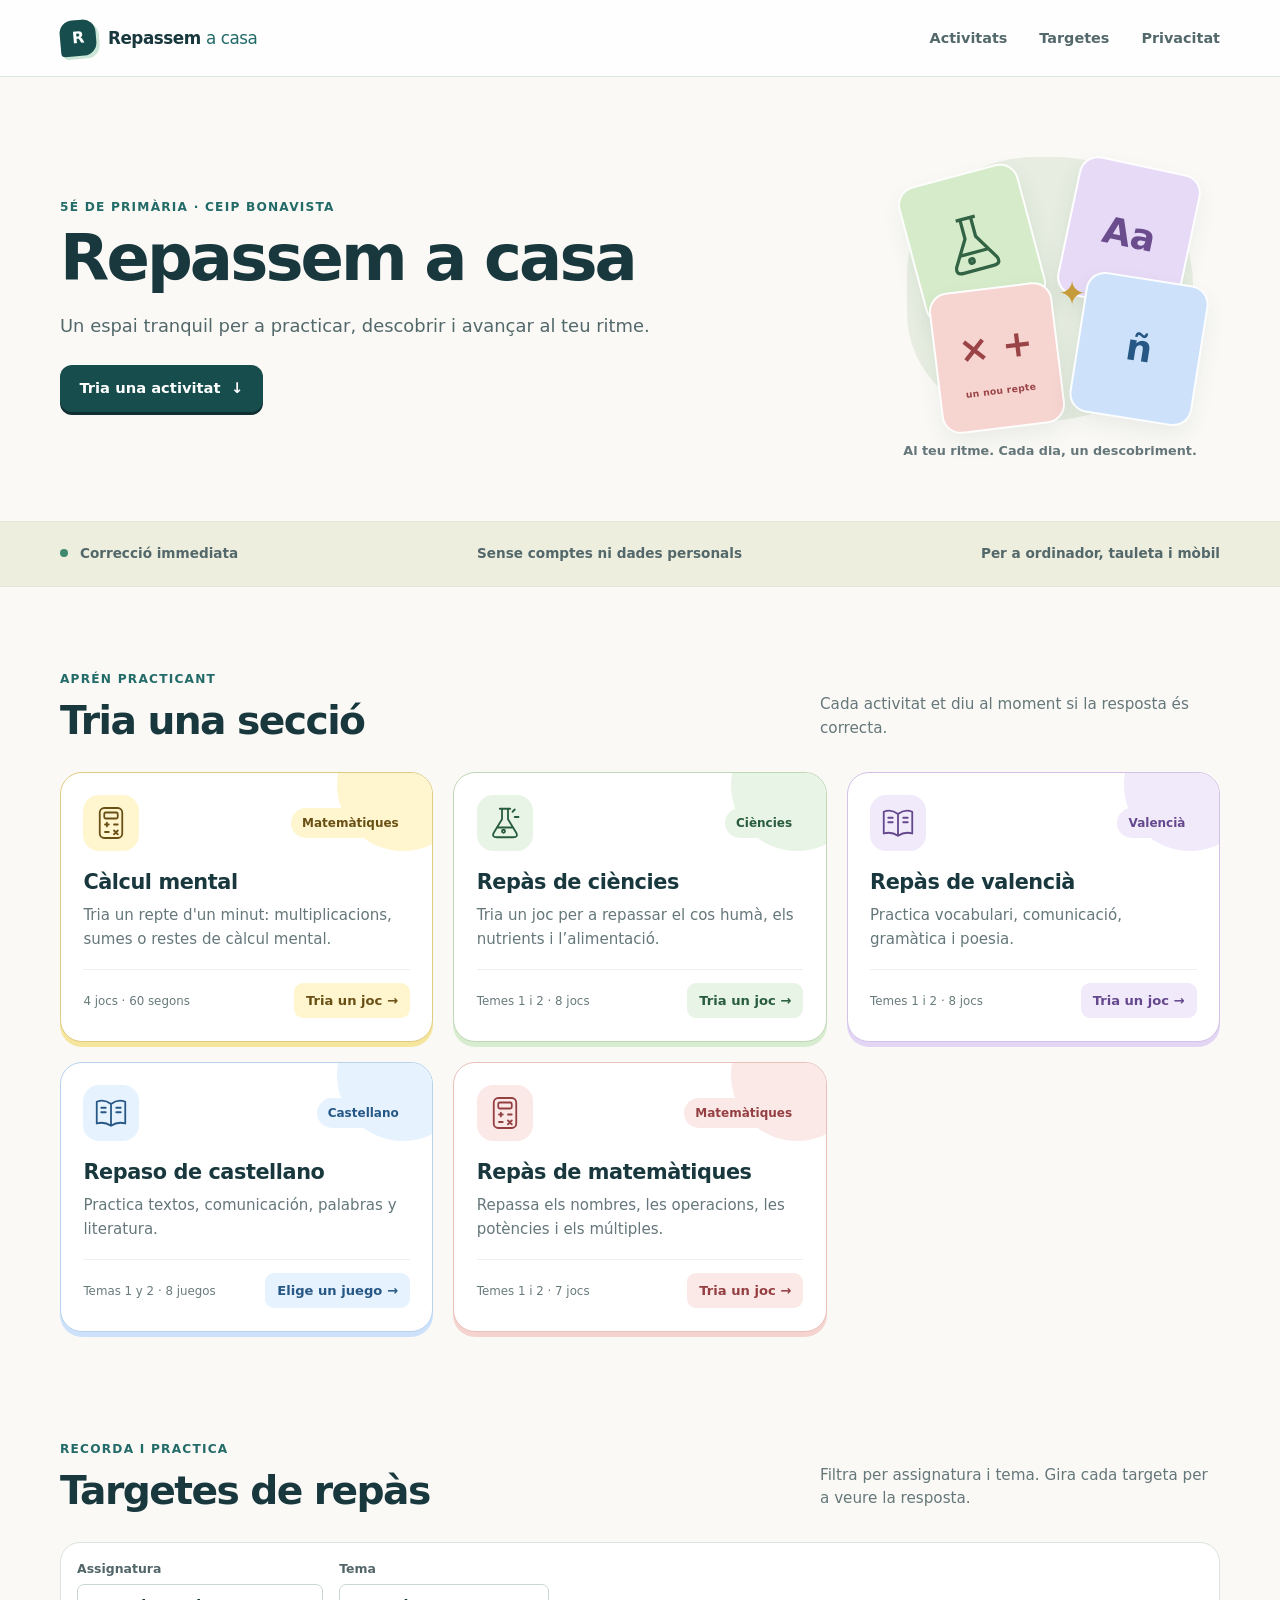
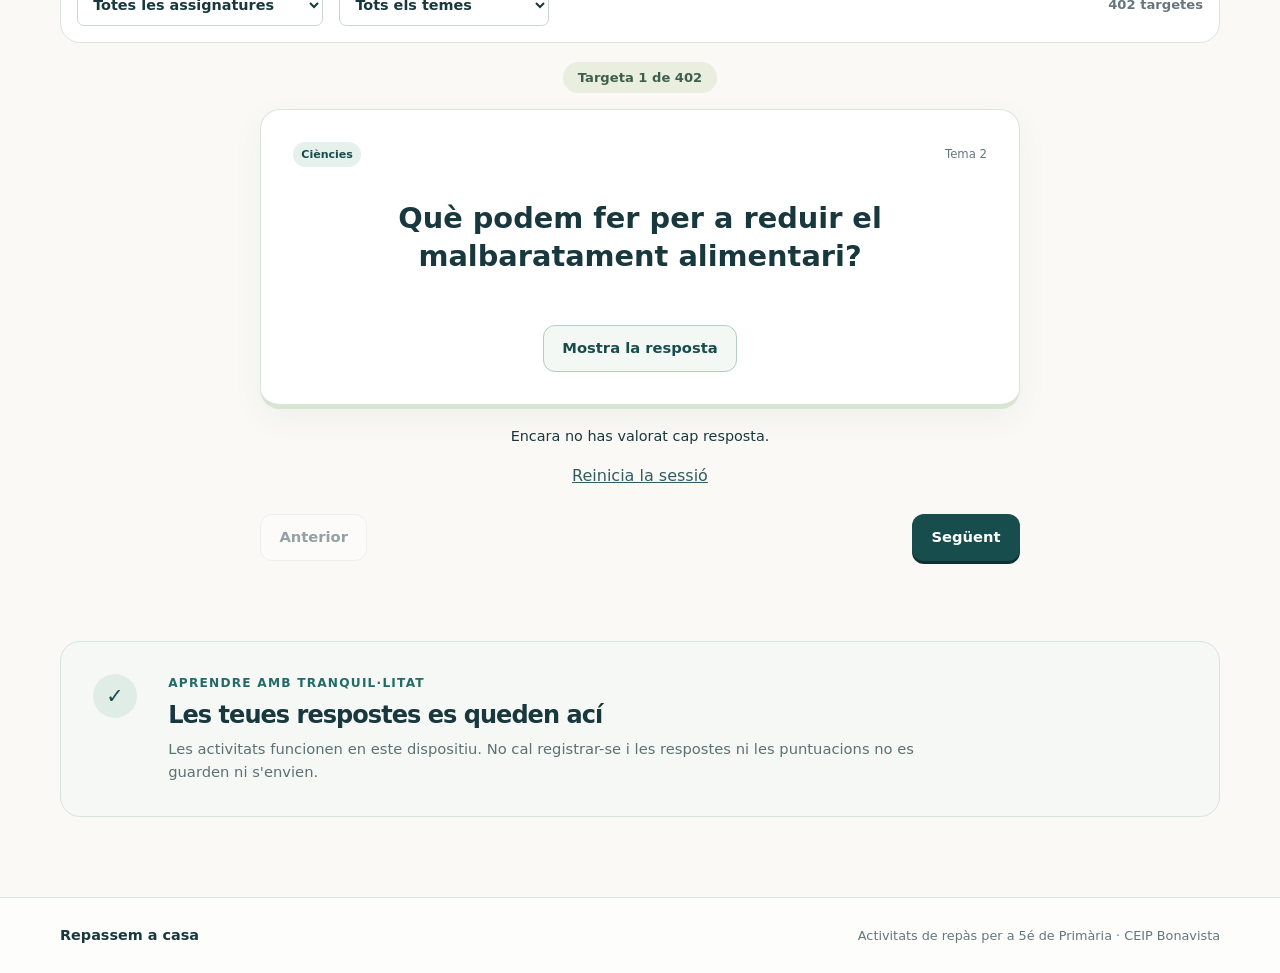
<file: index.html>
<!doctype html>
<html lang="ca">
  <head>
    <meta charset="utf-8">
    <meta name="viewport" content="width=device-width, initial-scale=1">
    <meta name="theme-color" content="#173c43">
    <meta name="description" content="Activitats de repàs per a 5é de Primària del CEIP Bonavista.">
    <title>Repassem a casa · 5é de Primària</title>
    <link rel="stylesheet" href="./styles.css">
    <script type="module" src="./app.js"></script>
  </head>
  <body>
    <a class="skip-link" href="#contingut">Ves al contingut</a>
    <header class="site-header">
      <div class="header-inner">
        <a class="brand" href="#inici" aria-label="Repassem a casa, inici">
          <span class="brand-mark" aria-hidden="true">R</span>
          <span class="brand-name">Repassem <span>a casa</span></span>
        </a>
        <nav class="main-nav" aria-label="Navegació principal">
          <a href="#activitats">Activitats</a>
          <a href="#targetes">Targetes</a>
          <a href="#privacitat">Privacitat</a>
        </nav>
      </div>
    </header>

    <main id="contingut">
      <section class="hero" id="inici" aria-labelledby="hero-title">
        <div class="hero-copy">
          <p class="eyebrow">5é de Primària <span aria-hidden="true">·</span> CEIP Bonavista</p>
          <h1 id="hero-title">Repassem a casa</h1>
          <p class="hero-lede">Un espai tranquil per a practicar, descobrir i avançar al teu ritme.</p>
          <a class="button button-primary" href="#activitats">Tria una activitat <span aria-hidden="true">↓</span></a>
        </div>
        <div class="hero-note" aria-label="Aprenentatge al teu ritme">
          <div class="learning-art" aria-hidden="true">
            <span class="art-spark">✦</span>
            <span class="art-card art-science"><svg viewBox="0 0 64 64" fill="none" stroke="currentColor" stroke-width="3" stroke-linejoin="round"><path d="M23 8h18M27 8v18L13 49q-3 7 5 7h28q8 0 5-7L37 26V8M19 40h26"/><circle cx="28" cy="47" r="2"/></svg></span>
            <span class="art-card art-language">Aa</span>
            <span class="art-card art-math">× +<span>un nou repte</span></span>
            <span class="art-card art-castella">ñ</span>
          </div>
          <span class="hero-note-caption">Al teu ritme. Cada dia, un descobriment.</span>
        </div>
      </section>

      <section class="intro-strip" aria-label="Característiques de les activitats">
        <p><span class="status-dot" aria-hidden="true"></span> Correcció immediata</p>
        <p>Sense comptes ni dades personals</p>
        <p>Per a ordinador, tauleta i mòbil</p>
      </section>

      <section class="section-block" id="activitats" aria-labelledby="activities-title">
        <div class="section-heading">
          <div>
            <p class="eyebrow">Aprén practicant</p>
            <h2 id="activities-title">Tria una secció</h2>
          </div>
          <p class="section-description">Cada activitat et diu al moment si la resposta és correcta.</p>
        </div>
        <div class="activity-grid" id="activity-grid" aria-live="polite"></div>
      </section>

      <section class="section-block flashcard-section" id="targetes" aria-labelledby="flashcards-title">
        <div class="section-heading">
          <div>
            <p class="eyebrow">Recorda i practica</p>
            <h2 id="flashcards-title">Targetes de repàs</h2>
          </div>
          <p class="section-description">Filtra per assignatura i tema. Gira cada targeta per a veure la resposta.</p>
        </div>
        <div class="filters" aria-label="Filtres de les targetes">
          <label>
            <span>Assignatura</span>
            <select id="subject-filter" aria-label="Filtra per assignatura">
              <option value="all">Totes les assignatures</option>
            </select>
          </label>
          <label>
            <span>Tema</span>
            <select id="topic-filter" aria-label="Filtra per tema">
              <option value="all">Tots els temes</option>
            </select>
          </label>
          <p class="filter-count" id="filter-count" aria-live="polite"></p>
        </div>
        <div class="flashcard-player" id="flashcard-player">
          <p class="flashcard-counter" id="flashcard-counter" aria-live="polite"></p>
          <article class="study-card" aria-labelledby="flashcard-prompt">
            <div class="flashcard-meta">
              <span class="subject-pill" id="flashcard-subject"></span>
              <span class="topic-label" id="flashcard-topic"></span>
            </div>
            <p class="flashcard-prompt" id="flashcard-prompt"></p>
            <p class="flashcard-answer" id="flashcard-answer" hidden></p>
            <button class="button button-secondary" id="flip-card" type="button" aria-expanded="false" aria-controls="flashcard-answer">Mostra la resposta</button>
          </article>
          <div id="flashcard-rating" class="flashcard-rating" hidden>
            <p id="flashcard-rating-prompt">Com t’ha anat? Valora la teua resposta.</p>
            <div class="flashcard-rating-buttons" role="group" aria-labelledby="flashcard-rating-prompt">
              <button id="flashcard-good" class="rating-button rating-good" type="button" aria-pressed="false"><span aria-hidden="true">👍</span> <span id="flashcard-good-label">Bé</span></button>
              <button id="flashcard-bad" class="rating-button rating-bad" type="button" aria-pressed="false"><span aria-hidden="true">👎</span> <span id="flashcard-bad-label">Malament</span></button>
            </div>
          </div>
          <div class="flashcard-results" aria-live="polite" aria-atomic="true">
            <p id="flashcard-results-summary">Encara no has valorat cap resposta.</p>
            <button id="flashcard-reset-results" type="button" class="results-reset">Reinicia la sessió</button>
          </div>
          <div class="flashcard-controls" aria-label="Navegació per les targetes">
            <button class="button button-quiet" id="previous-card" type="button">Anterior</button>
            <button class="button button-primary" id="next-card" type="button">Següent</button>
          </div>
        </div>
        <p class="empty-state" id="empty-state" hidden>No hi ha targetes per a esta combinació. Tria altres filtres.</p>
      </section>

      <section class="privacy-band" id="privacitat" aria-labelledby="privacy-title">
        <div class="privacy-symbol" aria-hidden="true">✓</div>
        <div>
          <p class="eyebrow">Aprendre amb tranquil·litat</p>
          <h2 id="privacy-title">Les teues respostes es queden ací</h2>
          <p>Les activitats funcionen en este dispositiu. No cal registrar-se i les respostes ni les puntuacions no es guarden ni s'envien.</p>
        </div>
      </section>
    </main>

    <footer class="site-footer">
      <a class="footer-brand" href="#inici">Repassem a casa</a>
      <p>Activitats de repàs per a 5é de Primària · CEIP Bonavista</p>
    </footer>

    <dialog class="activity-dialog" id="activity-dialog" aria-labelledby="dialog-title">
      <div class="dialog-topbar">
        <div>
          <p class="eyebrow" id="dialog-subject"></p>
          <h2 id="dialog-title"></h2>
        </div>
        <button class="icon-button" id="close-dialog" type="button" aria-label="Tanca l'activitat">×</button>
      </div>
      <div class="dialog-content" id="dialog-content"></div>
    </dialog>
  </body>
</html>
</file>
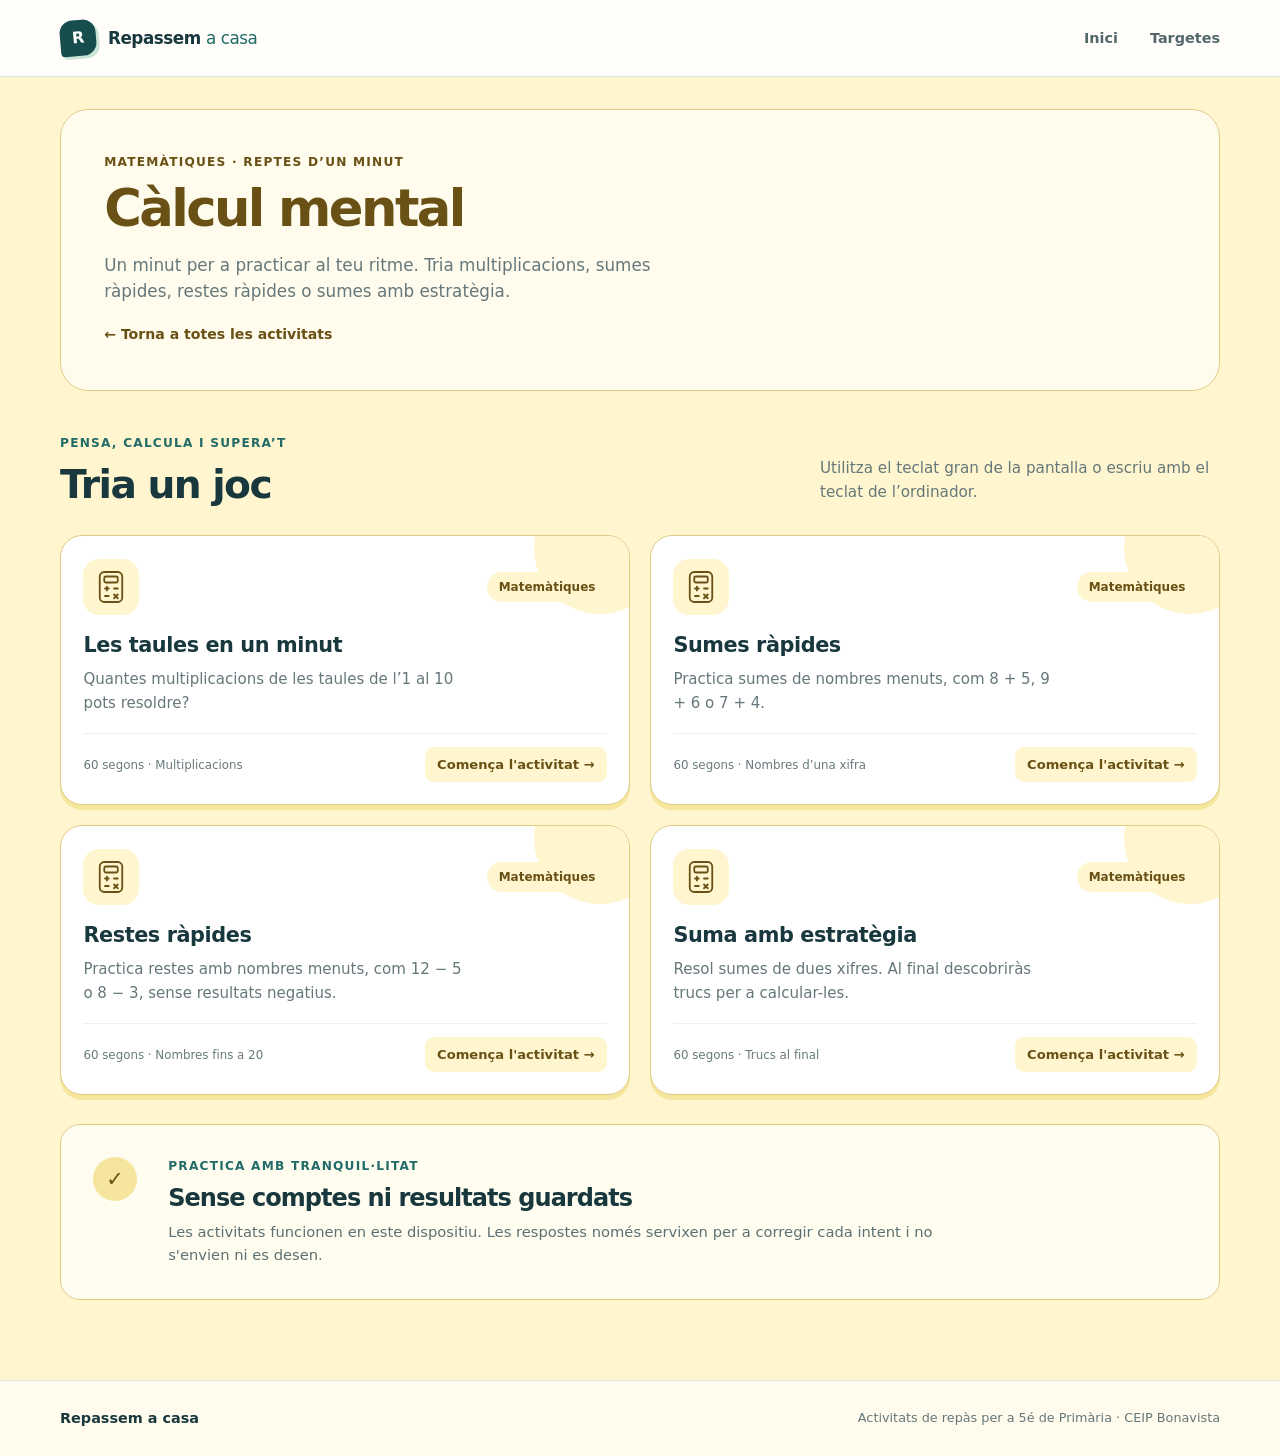
<file: calcul-mental.html>
<!doctype html>
<html lang="ca">
  <head>
    <meta charset="utf-8">
    <meta name="viewport" content="width=device-width, initial-scale=1">
    <meta name="theme-color" content="#fff6cf">
    <meta name="description" content="Reptes de càlcul mental d’un minut amb teclat tàctil i físic.">
    <title>Càlcul mental · Repassem a casa</title>
    <link rel="stylesheet" href="./styles.css">
    <script type="module" src="./app.js"></script>
  </head>
  <body data-page="mental">
    <a class="skip-link" href="#contingut">Ves al contingut</a>
    <header class="site-header">
      <div class="header-inner">
        <a class="brand" href="./index.html#inici" aria-label="Repassem a casa, inici">
          <span class="brand-mark" aria-hidden="true">R</span>
          <span class="brand-name">Repassem <span>a casa</span></span>
        </a>
        <nav class="main-nav" aria-label="Navegació principal">
          <a href="./index.html#activitats">Inici</a>
          <a href="./index.html#targetes">Targetes</a>
        </nav>
      </div>
    </header>

    <main id="contingut">
      <section class="science-page-hero" aria-labelledby="mental-title">
        <p class="eyebrow">Matemàtiques <span aria-hidden="true">·</span> Reptes d’un minut</p>
        <h1 id="mental-title">Càlcul mental</h1>
        <p>Un minut per a practicar al teu ritme. Tria multiplicacions, sumes ràpides, restes ràpides o sumes amb estratègia.</p>
        <a class="back-link" href="./index.html#activitats">← Torna a totes les activitats</a>
      </section>

      <section class="section-block science-games" aria-labelledby="games-title">
        <div class="section-heading">
          <div>
            <p class="eyebrow">Pensa, calcula i supera’t</p>
            <h2 id="games-title">Tria un joc</h2>
          </div>
          <p class="section-description">Utilitza el teclat gran de la pantalla o escriu amb el teclat de l’ordinador.</p>
        </div>
        <div class="activity-grid" id="activity-grid" aria-live="polite"></div>
      </section>

      <section class="privacy-band science-privacy" aria-labelledby="mental-privacy-title">
        <div class="privacy-symbol" aria-hidden="true">✓</div>
        <div>
          <p class="eyebrow">Practica amb tranquil·litat</p>
          <h2 id="mental-privacy-title">Sense comptes ni resultats guardats</h2>
          <p>Les activitats funcionen en este dispositiu. Les respostes només servixen per a corregir cada intent i no s'envien ni es desen.</p>
        </div>
      </section>
    </main>

    <footer class="site-footer">
      <a class="footer-brand" href="./index.html#inici">Repassem a casa</a>
      <p>Activitats de repàs per a 5é de Primària · CEIP Bonavista</p>
    </footer>

    <dialog class="activity-dialog" id="activity-dialog" aria-labelledby="dialog-title">
      <div class="dialog-topbar">
        <div>
          <p class="eyebrow" id="dialog-subject"></p>
          <h2 id="dialog-title"></h2>
        </div>
        <button class="icon-button" id="close-dialog" type="button" aria-label="Tanca l'activitat">×</button>
      </div>
      <div class="dialog-content" id="dialog-content"></div>
    </dialog>
  </body>
</html>
</file>
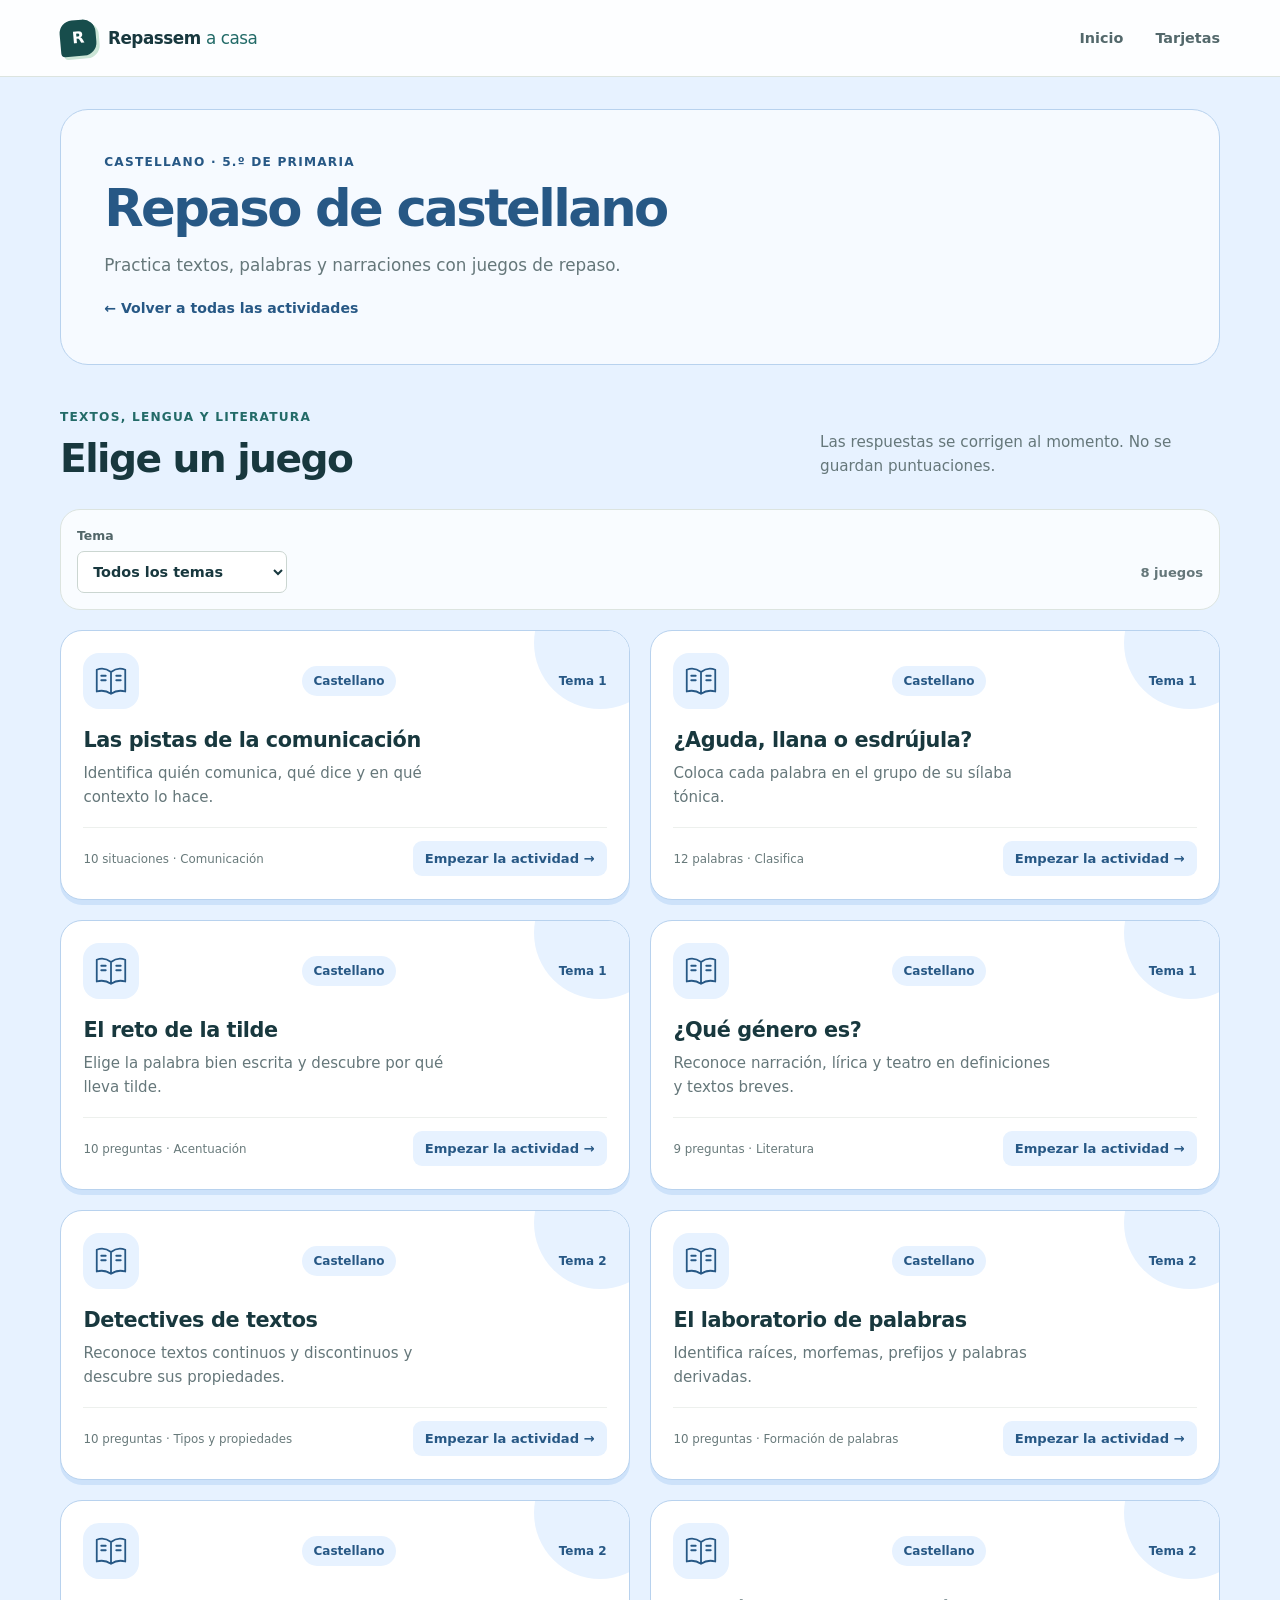
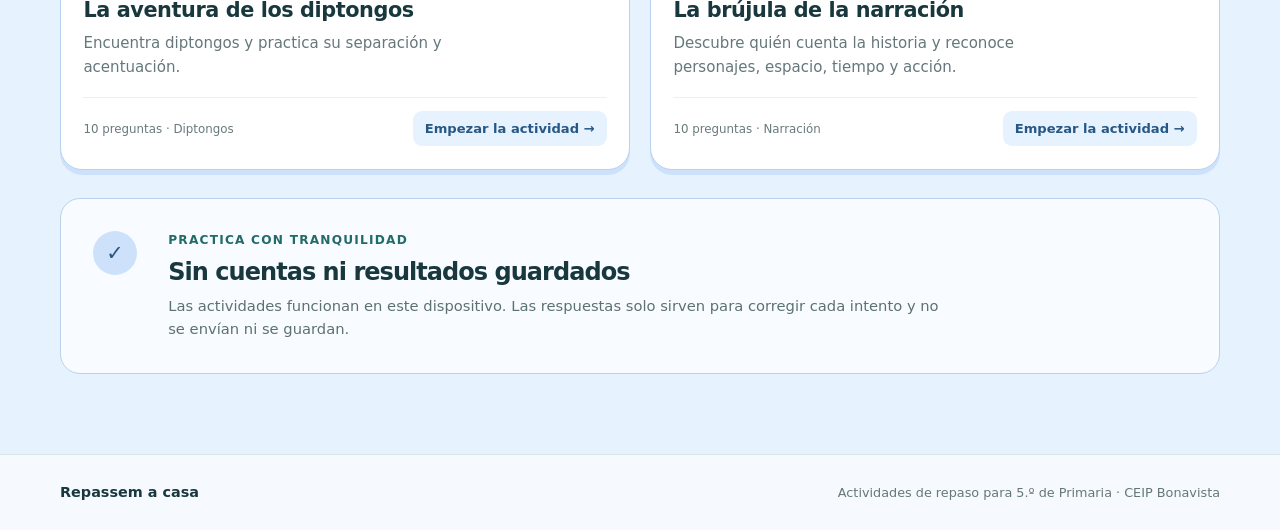
<file: castella.html>
<!doctype html>
<html lang="es">
  <head>
    <meta charset="utf-8">
    <meta name="viewport" content="width=device-width, initial-scale=1">
    <meta name="theme-color" content="#e7f2ff">
    <meta name="description" content="Juegos de Castellano: textos, comunicación, palabras y literatura.">
    <title>Repaso de castellano · Repassem a casa</title>
    <link rel="stylesheet" href="./styles.css">
    <script type="module" src="./app.js"></script>
  </head>
  <body data-page="castella">
    <a class="skip-link" href="#contingut">Ir al contenido</a>
    <header class="site-header">
      <div class="header-inner">
        <a class="brand" href="./index.html#inici" aria-label="Repassem a casa, inicio">
          <span class="brand-mark" aria-hidden="true">R</span>
          <span class="brand-name">Repassem <span>a casa</span></span>
        </a>
        <nav class="main-nav" aria-label="Navegación principal">
          <a href="./index.html#activitats">Inicio</a>
          <a href="./index.html#targetes">Tarjetas</a>
        </nav>
      </div>
    </header>

    <main id="contingut">
      <section class="science-page-hero" aria-labelledby="castella-title">
        <p class="eyebrow">Castellano <span aria-hidden="true">·</span> 5.º de Primaria</p>
        <h1 id="castella-title">Repaso de castellano</h1>
        <p>Practica textos, palabras y narraciones con juegos de repaso.</p>
        <a class="back-link" href="./index.html#activitats">← Volver a todas las actividades</a>
      </section>

      <section class="section-block science-games" aria-labelledby="games-title">
        <div class="section-heading">
          <div>
            <p class="eyebrow">Textos, lengua y literatura</p>
            <h2 id="games-title">Elige un juego</h2>
          </div>
          <p class="section-description">Las respuestas se corrigen al momento. No se guardan puntuaciones.</p>
        </div>
        <div class="filters activity-filters">
          <label for="game-topic-filter">Tema
            <select id="game-topic-filter" aria-label="Filtrar juegos por tema">
              <option value="all">Todos los temas</option>
            </select>
          </label>
          <p class="filter-count" id="game-filter-count" role="status"></p>
        </div>
        <div class="activity-grid" id="activity-grid" aria-live="polite"></div>
      </section>

      <section class="privacy-band science-privacy" aria-labelledby="castella-privacy-title">
        <div class="privacy-symbol" aria-hidden="true">✓</div>
        <div>
          <p class="eyebrow">Practica con tranquilidad</p>
          <h2 id="castella-privacy-title">Sin cuentas ni resultados guardados</h2>
          <p>Las actividades funcionan en este dispositivo. Las respuestas solo sirven para corregir cada intento y no se envían ni se guardan.</p>
        </div>
      </section>
    </main>

    <footer class="site-footer">
      <a class="footer-brand" href="./index.html#inici">Repassem a casa</a>
      <p>Actividades de repaso para 5.º de Primaria · CEIP Bonavista</p>
    </footer>

    <dialog class="activity-dialog" id="activity-dialog" aria-labelledby="dialog-title">
      <div class="dialog-topbar">
        <div>
          <p class="eyebrow" id="dialog-subject"></p>
          <h2 id="dialog-title"></h2>
        </div>
        <button class="icon-button" id="close-dialog" type="button" aria-label="Cerrar la actividad">×</button>
      </div>
      <div class="dialog-content" id="dialog-content"></div>
    </dialog>
  </body>
</html>
</file>
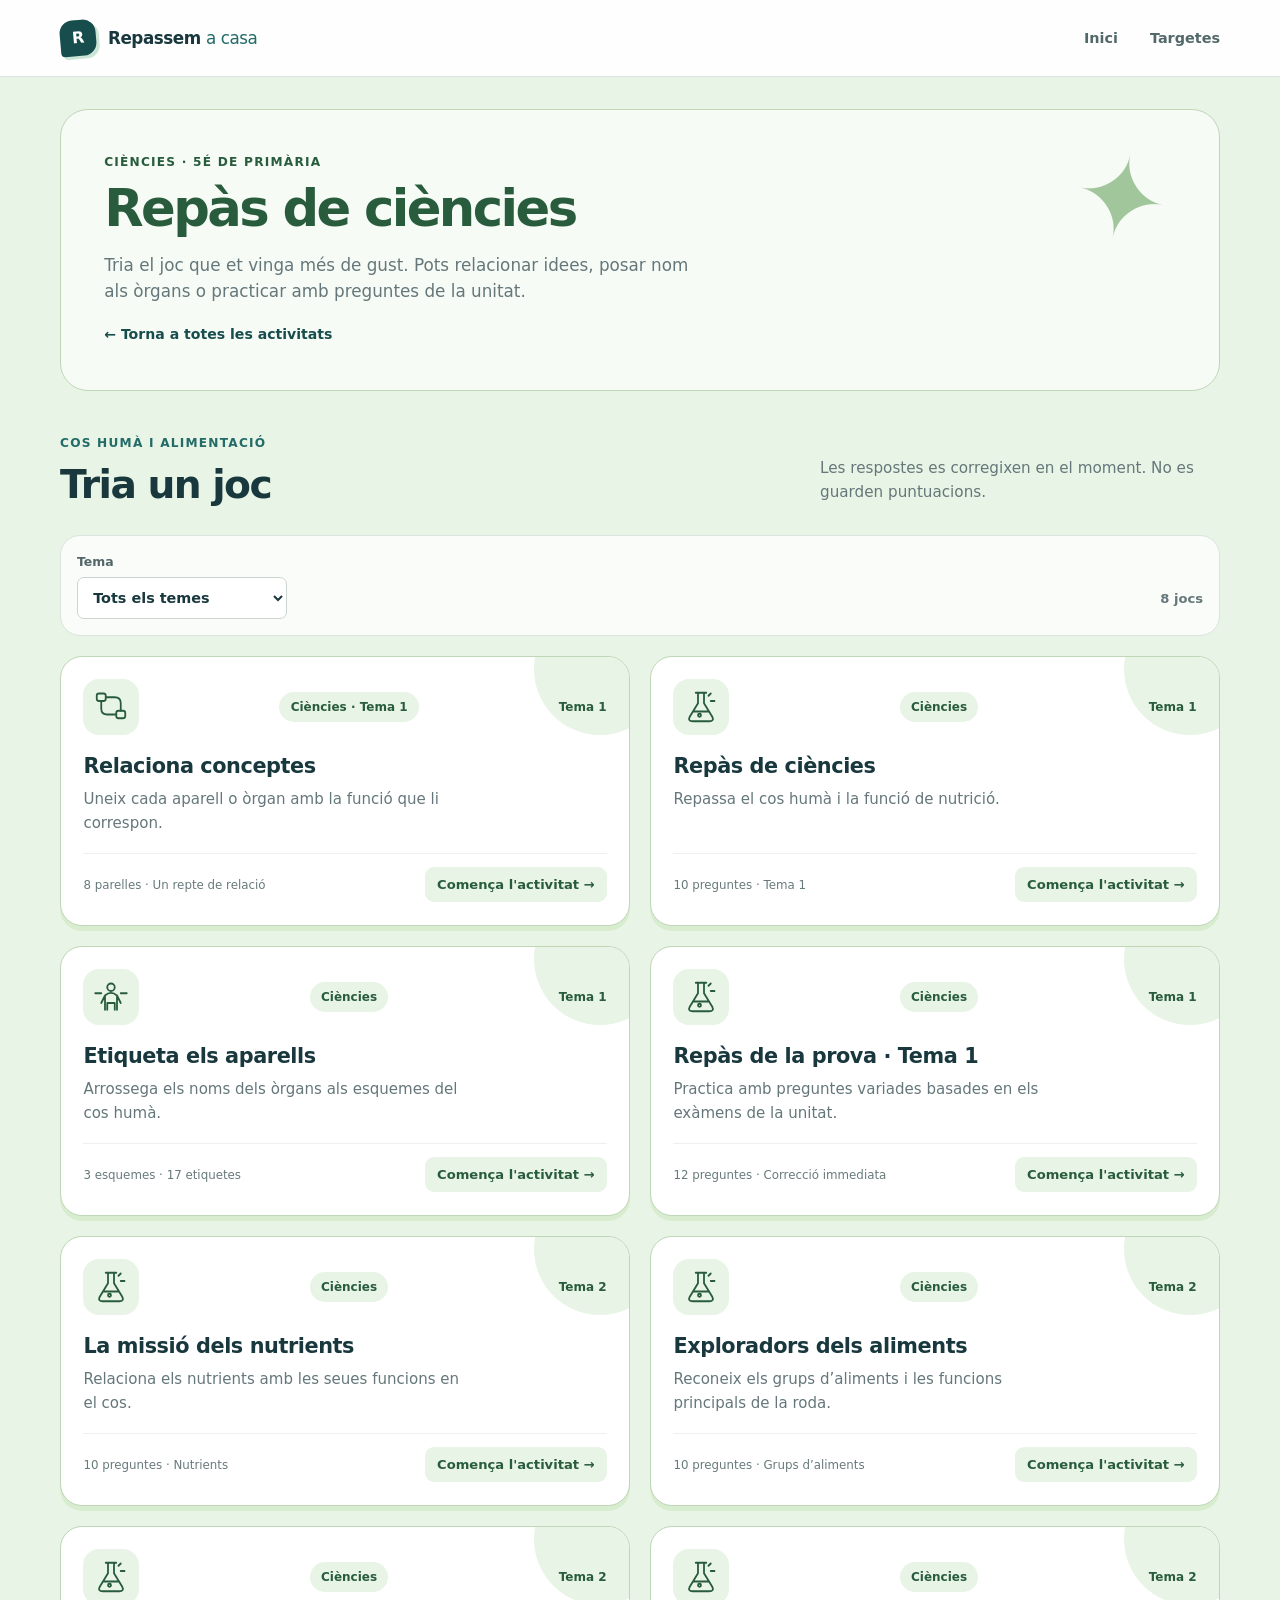
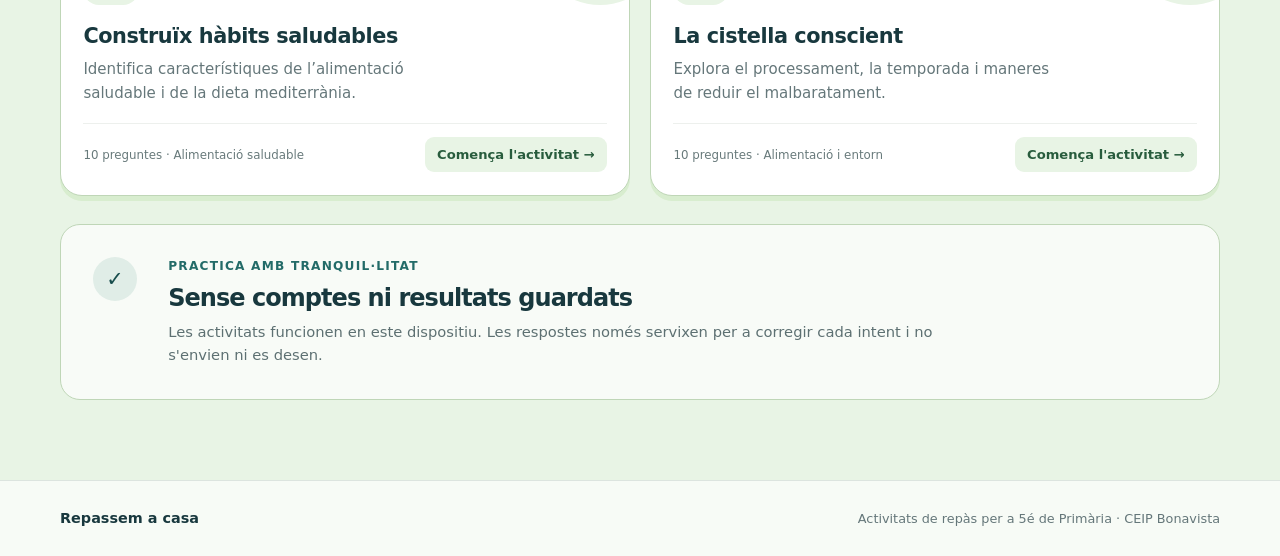
<file: ciencies.html>
<!doctype html>
<html lang="ca">
  <head>
    <meta charset="utf-8">
    <meta name="viewport" content="width=device-width, initial-scale=1">
    <meta name="theme-color" content="#173c43">
    <meta name="description" content="Jocs de Ciències per a 5é de Primària: cos humà, nutrients i alimentació.">
    <title>Repàs de ciències · Repassem a casa</title>
    <link rel="stylesheet" href="./styles.css">
    <script type="module" src="./app.js"></script>
  </head>
  <body data-page="science">
    <a class="skip-link" href="#contingut">Ves al contingut</a>
    <header class="site-header">
      <div class="header-inner">
        <a class="brand" href="./index.html#inici" aria-label="Repassem a casa, inici">
          <span class="brand-mark" aria-hidden="true">R</span>
          <span class="brand-name">Repassem <span>a casa</span></span>
        </a>
        <nav class="main-nav" aria-label="Navegació principal">
          <a href="./index.html#activitats">Inici</a>
          <a href="./index.html#targetes">Targetes</a>
        </nav>
      </div>
    </header>

    <main id="contingut">
      <section class="science-page-hero" aria-labelledby="science-title">
        <p class="eyebrow">Ciències <span aria-hidden="true">·</span> 5é de Primària</p>
        <h1 id="science-title">Repàs de ciències</h1>
        <p>Tria el joc que et vinga més de gust. Pots relacionar idees, posar nom als òrgans o practicar amb preguntes de la unitat.</p>
        <a class="back-link" href="./index.html#activitats">← Torna a totes les activitats</a>
      </section>

      <section class="section-block science-games" aria-labelledby="games-title">
        <div class="section-heading">
          <div>
            <p class="eyebrow">Cos humà i alimentació</p>
            <h2 id="games-title">Tria un joc</h2>
          </div>
          <p class="section-description">Les respostes es corregixen en el moment. No es guarden puntuacions.</p>
        </div>
        <div class="filters activity-filters">
          <label for="game-topic-filter">Tema
            <select id="game-topic-filter" aria-label="Filtra els jocs per tema">
              <option value="all">Tots els temes</option>
            </select>
          </label>
          <p class="filter-count" id="game-filter-count" role="status"></p>
        </div>
        <div class="activity-grid" id="activity-grid" aria-live="polite"></div>
      </section>

      <section class="privacy-band science-privacy" aria-labelledby="science-privacy-title">
        <div class="privacy-symbol" aria-hidden="true">✓</div>
        <div>
          <p class="eyebrow">Practica amb tranquil·litat</p>
          <h2 id="science-privacy-title">Sense comptes ni resultats guardats</h2>
          <p>Les activitats funcionen en este dispositiu. Les respostes només servixen per a corregir cada intent i no s'envien ni es desen.</p>
        </div>
      </section>
    </main>

    <footer class="site-footer">
      <a class="footer-brand" href="./index.html#inici">Repassem a casa</a>
      <p>Activitats de repàs per a 5é de Primària · CEIP Bonavista</p>
    </footer>

    <dialog class="activity-dialog" id="activity-dialog" aria-labelledby="dialog-title">
      <div class="dialog-topbar">
        <div>
          <p class="eyebrow" id="dialog-subject"></p>
          <h2 id="dialog-title"></h2>
        </div>
        <button class="icon-button" id="close-dialog" type="button" aria-label="Tanca l'activitat">×</button>
      </div>
      <div class="dialog-content" id="dialog-content"></div>
    </dialog>
  </body>
</html>
</file>
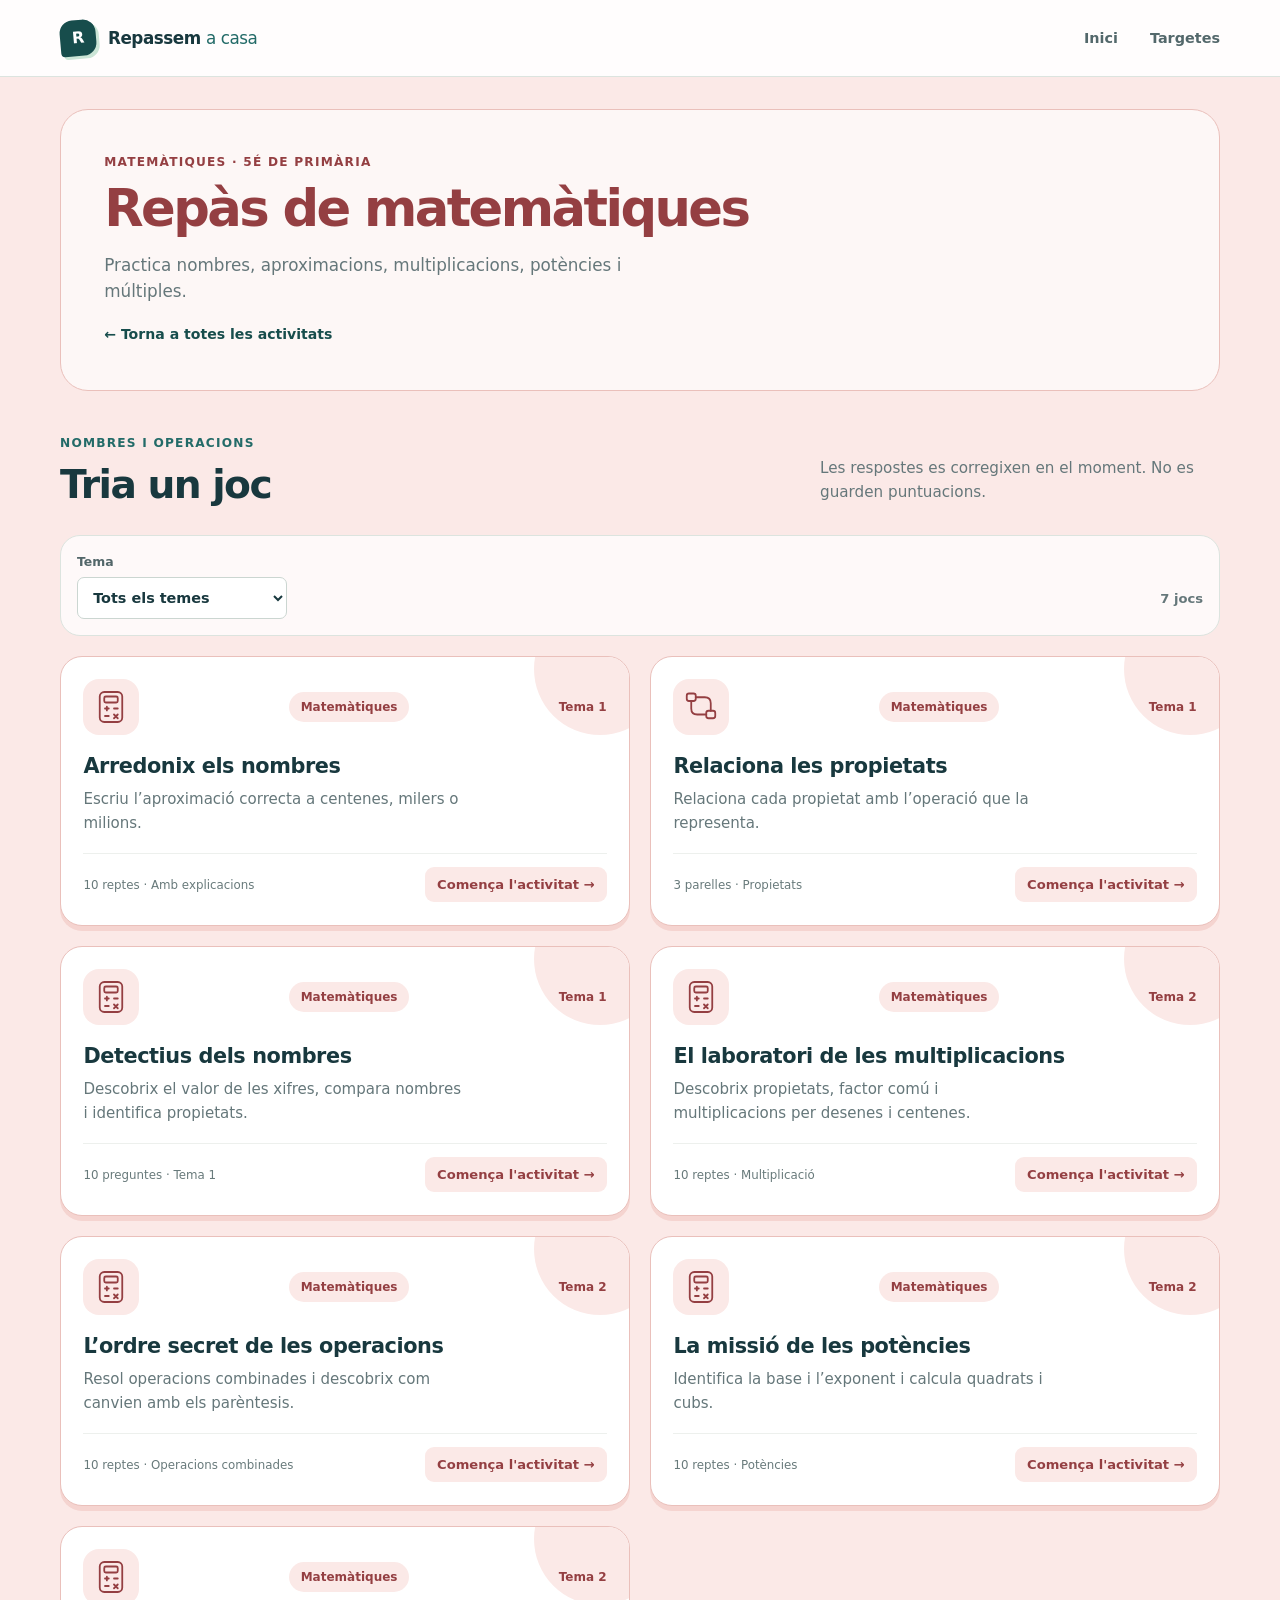
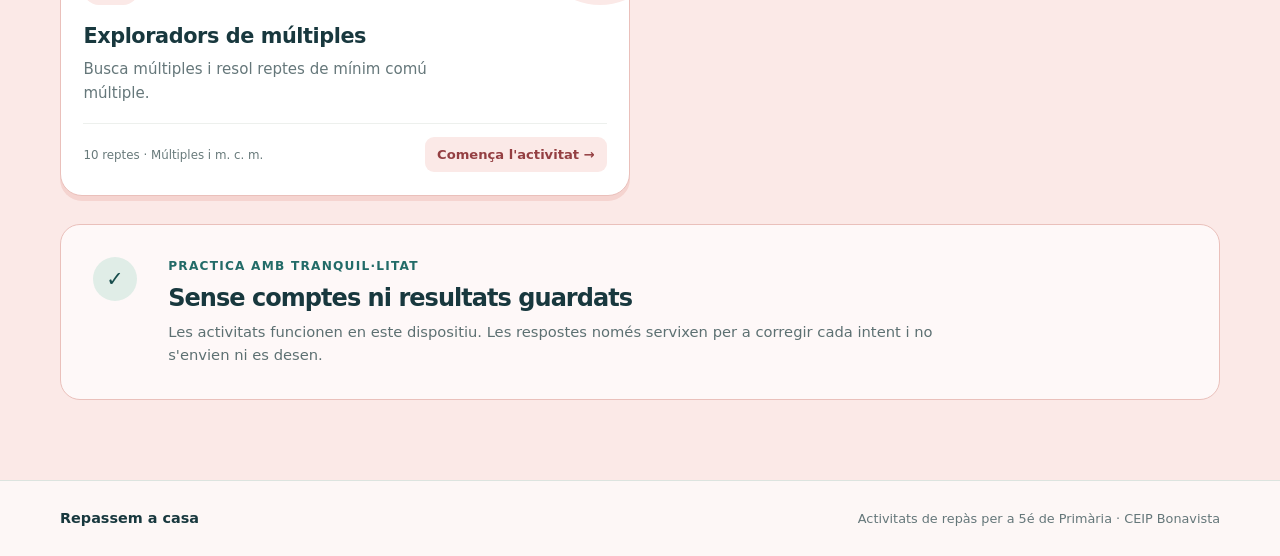
<file: matematiques.html>
<!doctype html>
<html lang="ca">
  <head>
    <meta charset="utf-8">
    <meta name="viewport" content="width=device-width, initial-scale=1">
    <meta name="theme-color" content="#173c43">
    <meta name="description" content="Jocs de Matemàtiques: nombres, operacions, potències i múltiples.">
    <title>Repàs de matemàtiques · Repassem a casa</title>
    <link rel="stylesheet" href="./styles.css">
    <script type="module" src="./app.js"></script>
  </head>
  <body data-page="math">
    <a class="skip-link" href="#contingut">Ves al contingut</a>
    <header class="site-header">
      <div class="header-inner">
        <a class="brand" href="./index.html#inici" aria-label="Repassem a casa, inici">
          <span class="brand-mark" aria-hidden="true">R</span>
          <span class="brand-name">Repassem <span>a casa</span></span>
        </a>
        <nav class="main-nav" aria-label="Navegació principal">
          <a href="./index.html#activitats">Inici</a>
          <a href="./index.html#targetes">Targetes</a>
        </nav>
      </div>
    </header>

    <main id="contingut">
      <section class="science-page-hero" aria-labelledby="math-title">
        <p class="eyebrow">Matemàtiques <span aria-hidden="true">·</span> 5é de Primària</p>
        <h1 id="math-title">Repàs de matemàtiques</h1>
        <p>Practica nombres, aproximacions, multiplicacions, potències i múltiples.</p>
        <a class="back-link" href="./index.html#activitats">← Torna a totes les activitats</a>
      </section>

      <section class="section-block science-games" aria-labelledby="games-title">
        <div class="section-heading">
          <div>
            <p class="eyebrow">Nombres i operacions</p>
            <h2 id="games-title">Tria un joc</h2>
          </div>
          <p class="section-description">Les respostes es corregixen en el moment. No es guarden puntuacions.</p>
        </div>
        <div class="filters activity-filters">
          <label for="game-topic-filter">Tema
            <select id="game-topic-filter" aria-label="Filtra els jocs per tema">
              <option value="all">Tots els temes</option>
            </select>
          </label>
          <p class="filter-count" id="game-filter-count" role="status"></p>
        </div>
        <div class="activity-grid" id="activity-grid" aria-live="polite"></div>
      </section>

      <section class="privacy-band science-privacy" aria-labelledby="math-privacy-title">
        <div class="privacy-symbol" aria-hidden="true">✓</div>
        <div>
          <p class="eyebrow">Practica amb tranquil·litat</p>
          <h2 id="math-privacy-title">Sense comptes ni resultats guardats</h2>
          <p>Les activitats funcionen en este dispositiu. Les respostes només servixen per a corregir cada intent i no s'envien ni es desen.</p>
        </div>
      </section>
    </main>

    <footer class="site-footer">
      <a class="footer-brand" href="./index.html#inici">Repassem a casa</a>
      <p>Activitats de repàs per a 5é de Primària · CEIP Bonavista</p>
    </footer>

    <dialog class="activity-dialog" id="activity-dialog" aria-labelledby="dialog-title">
      <div class="dialog-topbar">
        <div>
          <p class="eyebrow" id="dialog-subject"></p>
          <h2 id="dialog-title"></h2>
        </div>
        <button class="icon-button" id="close-dialog" type="button" aria-label="Tanca l'activitat">×</button>
      </div>
      <div class="dialog-content" id="dialog-content"></div>
    </dialog>
  </body>
</html>
</file>
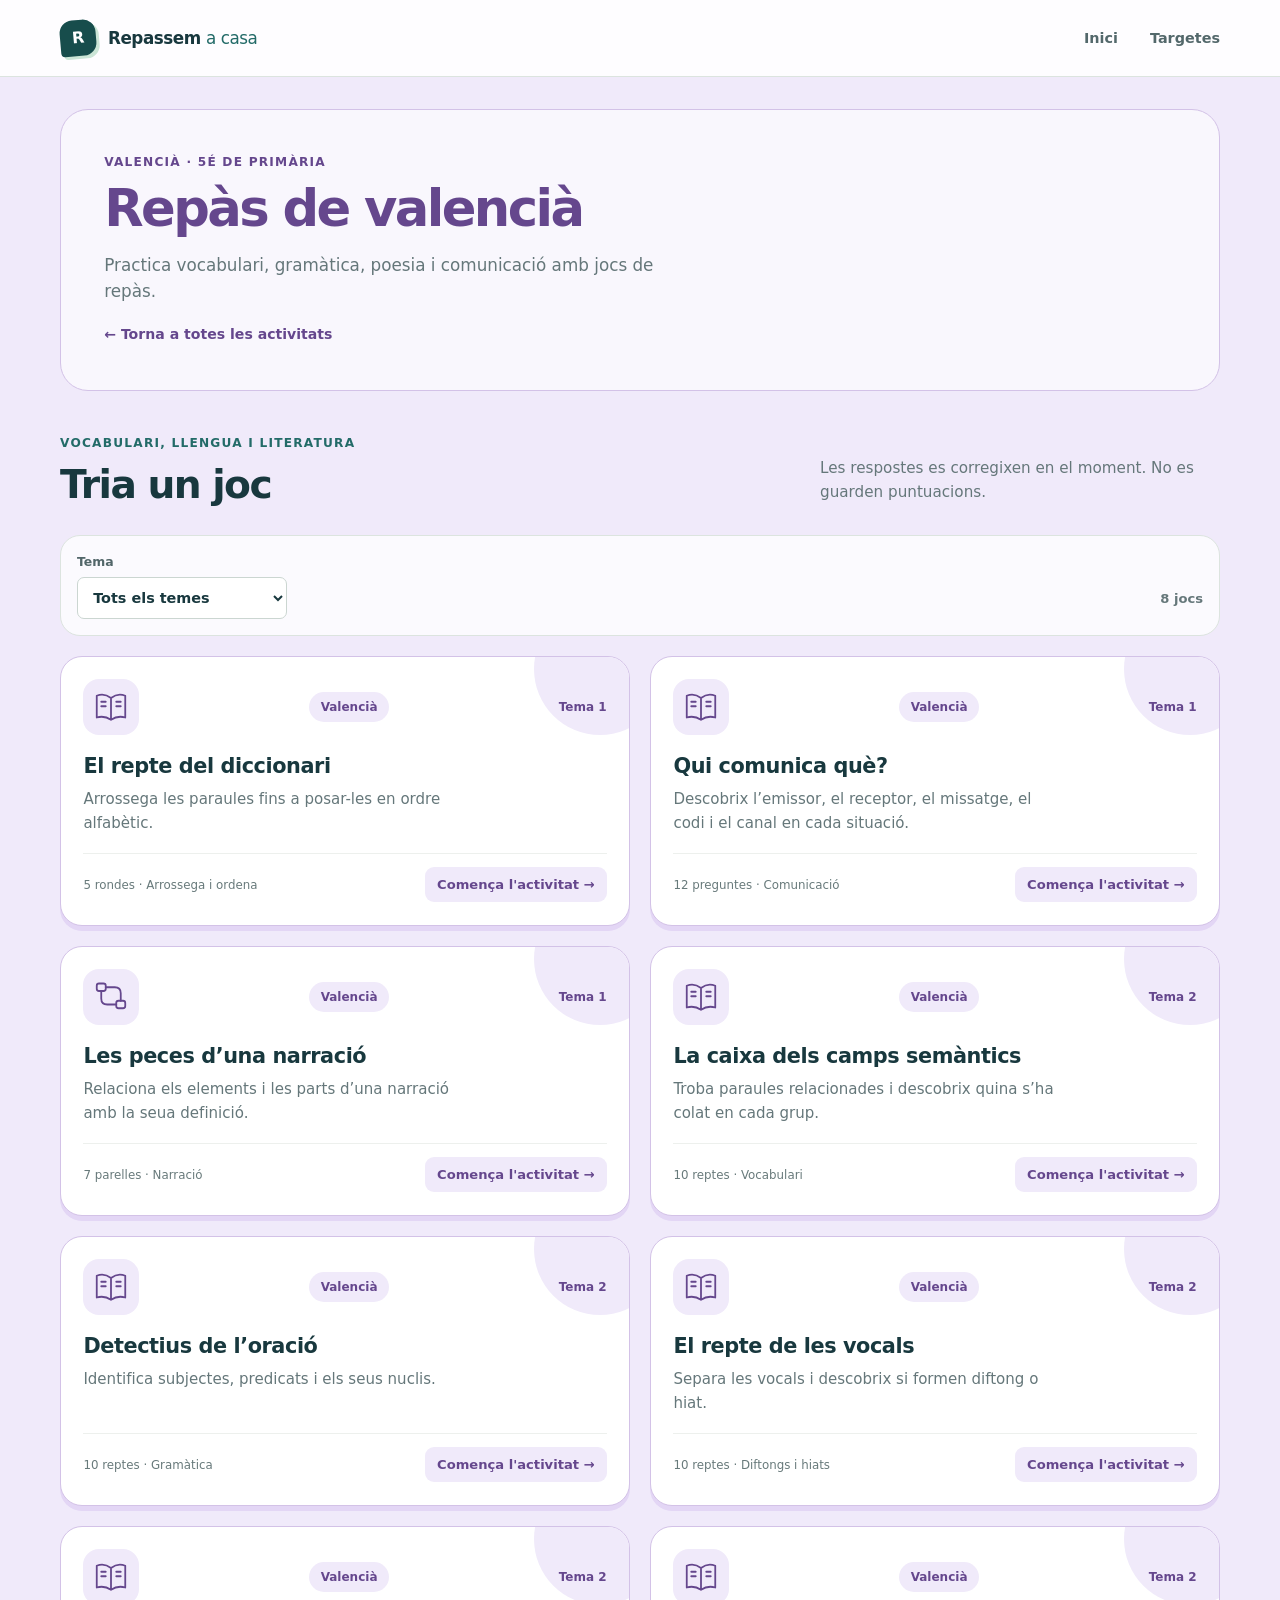
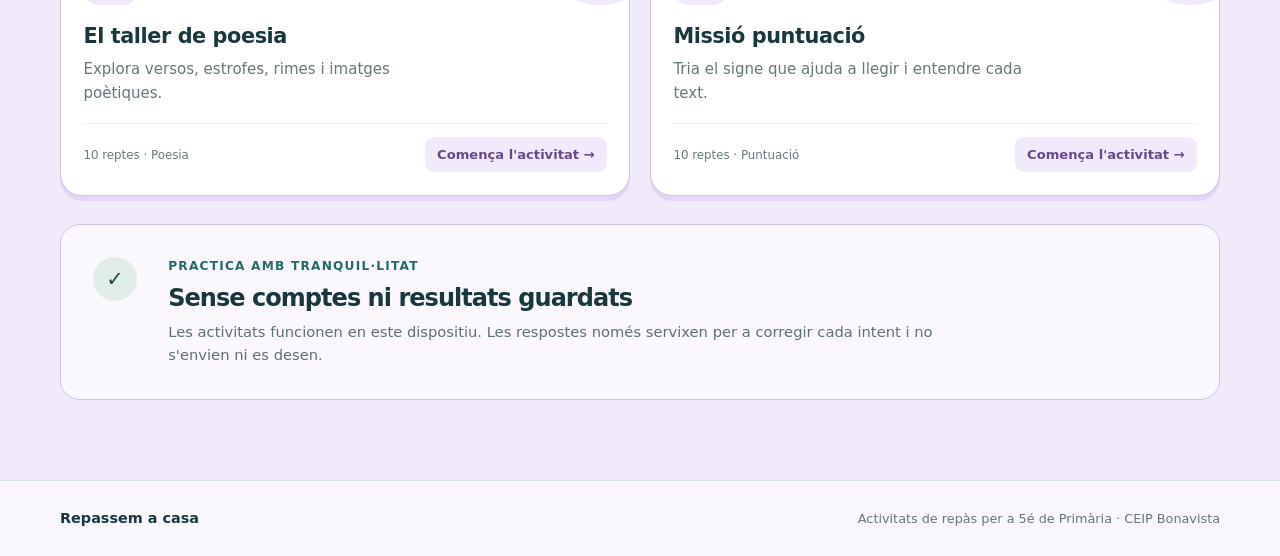
<file: valencia.html>
<!doctype html>
<html lang="ca">
  <head>
    <meta charset="utf-8">
    <meta name="viewport" content="width=device-width, initial-scale=1">
    <meta name="theme-color" content="#f0eafa">
    <meta name="description" content="Jocs de Valencià: vocabulari, gramàtica, poesia i comunicació.">
    <title>Repàs de valencià · Repassem a casa</title>
    <link rel="stylesheet" href="./styles.css">
    <script type="module" src="./app.js"></script>
  </head>
  <body data-page="valencia">
    <a class="skip-link" href="#contingut">Ves al contingut</a>
    <header class="site-header">
      <div class="header-inner">
        <a class="brand" href="./index.html#inici" aria-label="Repassem a casa, inici">
          <span class="brand-mark" aria-hidden="true">R</span>
          <span class="brand-name">Repassem <span>a casa</span></span>
        </a>
        <nav class="main-nav" aria-label="Navegació principal">
          <a href="./index.html#activitats">Inici</a>
          <a href="./index.html#targetes">Targetes</a>
        </nav>
      </div>
    </header>

    <main id="contingut">
      <section class="science-page-hero" aria-labelledby="valencia-title">
        <p class="eyebrow">Valencià <span aria-hidden="true">·</span> 5é de Primària</p>
        <h1 id="valencia-title">Repàs de valencià</h1>
        <p>Practica vocabulari, gramàtica, poesia i comunicació amb jocs de repàs.</p>
        <a class="back-link" href="./index.html#activitats">← Torna a totes les activitats</a>
      </section>

      <section class="section-block science-games" aria-labelledby="games-title">
        <div class="section-heading">
          <div>
            <p class="eyebrow">Vocabulari, llengua i literatura</p>
            <h2 id="games-title">Tria un joc</h2>
          </div>
          <p class="section-description">Les respostes es corregixen en el moment. No es guarden puntuacions.</p>
        </div>
        <div class="filters activity-filters">
          <label for="game-topic-filter">Tema
            <select id="game-topic-filter" aria-label="Filtra els jocs per tema">
              <option value="all">Tots els temes</option>
            </select>
          </label>
          <p class="filter-count" id="game-filter-count" role="status"></p>
        </div>
        <div class="activity-grid" id="activity-grid" aria-live="polite"></div>
      </section>

      <section class="privacy-band science-privacy" aria-labelledby="valencia-privacy-title">
        <div class="privacy-symbol" aria-hidden="true">✓</div>
        <div>
          <p class="eyebrow">Practica amb tranquil·litat</p>
          <h2 id="valencia-privacy-title">Sense comptes ni resultats guardats</h2>
          <p>Les activitats funcionen en este dispositiu. Les respostes només servixen per a corregir cada intent i no s'envien ni es desen.</p>
        </div>
      </section>
    </main>

    <footer class="site-footer">
      <a class="footer-brand" href="./index.html#inici">Repassem a casa</a>
      <p>Activitats de repàs per a 5é de Primària · CEIP Bonavista</p>
    </footer>

    <dialog class="activity-dialog" id="activity-dialog" aria-labelledby="dialog-title">
      <div class="dialog-topbar">
        <div>
          <p class="eyebrow" id="dialog-subject"></p>
          <h2 id="dialog-title"></h2>
        </div>
        <button class="icon-button" id="close-dialog" type="button" aria-label="Tanca l'activitat">×</button>
      </div>
      <div class="dialog-content" id="dialog-content"></div>
    </dialog>
  </body>
</html>
</file>
<file: styles.css>
:root {
  color-scheme: light;
  --ink: #18383e;
  --muted: #65777a;
  --teal: #236b68;
  --teal-dark: #174d4c;
  --teal-pale: #e6f0ed;
  --sand: #f4f4f0;
  --line: #dce4df;
  --gold: #d6ad55;
  --white: #fff;
  --shadow: 0 18px 48px rgba(20, 52, 56, .08);
  font-family: Inter, ui-sans-serif, system-ui, -apple-system, BlinkMacSystemFont, "Segoe UI", sans-serif;
}

* { box-sizing: border-box; }
html { scroll-behavior: smooth; }
body { margin: 0; color: var(--ink); background: #fff; line-height: 1.55; }
button, input, select { font: inherit; }
button, a, select { -webkit-tap-highlight-color: transparent; }
a { color: inherit; }
:focus-visible { outline: 3px solid #b88d31; outline-offset: 3px; }

.skip-link { position: absolute; left: 1rem; top: -5rem; z-index: 10; padding: .7rem 1rem; background: var(--white); border-radius: .5rem; }
.skip-link:focus { top: 1rem; }
.site-header { background: var(--white); border-bottom: 1px solid var(--line); }
.header-inner { width: min(1160px, calc(100% - 3rem)); margin: 0 auto; min-height: 76px; display: flex; align-items: center; justify-content: space-between; gap: 2rem; }
.brand { display: inline-flex; align-items: center; gap: .75rem; text-decoration: none; font-weight: 750; letter-spacing: -.03em; }
.brand-mark { display: grid; place-items: center; width: 36px; height: 36px; border-radius: 10px; color: white; background: var(--teal-dark); font-size: 1rem; }
.brand-name { font-size: 1.05rem; }
.brand-name span { font-weight: 500; color: var(--teal); }
.main-nav { display: flex; align-items: center; gap: 2rem; }
.main-nav a { text-decoration: none; color: #53686b; font-size: .9rem; font-weight: 600; }
.main-nav a:hover { color: var(--teal-dark); }

.hero { width: min(1160px, calc(100% - 3rem)); min-height: 350px; margin: 0 auto; padding: 4.5rem 0 3.75rem; display: flex; justify-content: space-between; align-items: center; gap: 3rem; }
.hero-copy { max-width: 680px; }
.eyebrow { margin: 0 0 .55rem; color: var(--teal); font-size: .76rem; font-weight: 750; letter-spacing: .1em; text-transform: uppercase; }
.hero h1 { margin: 0; max-width: 680px; font-size: clamp(2.5rem, 5vw, 4.5rem); line-height: 1.05; letter-spacing: -.055em; }
.hero-lede { max-width: 590px; margin: 1.2rem 0 1.6rem; color: #53686b; font-size: clamp(1.05rem, 1.4vw, 1.2rem); }
.button { display: inline-flex; min-height: 46px; align-items: center; justify-content: center; gap: .65rem; padding: .7rem 1.15rem; border: 1px solid transparent; border-radius: 8px; text-decoration: none; font-size: .92rem; font-weight: 700; cursor: pointer; transition: background .15s ease, transform .15s ease, border-color .15s ease; }
.button:hover { transform: translateY(-1px); }
.button-primary { color: var(--white); background: var(--teal-dark); }
.button-primary:hover { background: #0e4140; }
.button-secondary { color: var(--teal-dark); border-color: #b5cec5; background: #f4f8f5; }
.button-secondary:hover { border-color: var(--teal); background: var(--teal-pale); }
.button-quiet { color: var(--ink); border-color: var(--line); background: white; }
.button-quiet:hover { border-color: #b8c8c1; background: #fafbf9; }
.hero-note { align-self: stretch; min-width: 220px; display: flex; flex-direction: column; justify-content: center; padding: 1.6rem 0 1.6rem 2.1rem; border-left: 1px solid var(--line); }
.hero-note-label { color: var(--ink); font-size: 1rem; font-weight: 750; }
.hero-note-line { width: 70px; height: 3px; margin: .85rem 0; border-radius: 2px; background: var(--gold); }
.hero-note-caption { color: var(--muted); font-size: .9rem; }
.science-page-hero { width: min(1160px, calc(100% - 3rem)); margin: 0 auto; padding: 4.2rem 0 2.2rem; }
.science-page-hero h1 { max-width: 720px; margin: 0; font-size: clamp(2.2rem, 4vw, 3.6rem); line-height: 1.08; letter-spacing: -.05em; }
.science-page-hero > p:not(.eyebrow) { max-width: 660px; margin: 1rem 0 1.1rem; color: var(--muted); font-size: 1.05rem; }
.back-link { color: var(--teal-dark); font-size: .88rem; font-weight: 700; text-decoration: none; }
.back-link:hover { text-decoration: underline; text-underline-offset: 3px; }

.intro-strip { min-height: 66px; padding: .8rem max(1.5rem, calc((100% - 1160px) / 2)); display: flex; align-items: center; justify-content: space-between; gap: 1.4rem; background: var(--sand); color: #53686b; }
.intro-strip p { margin: 0; font-size: .85rem; font-weight: 650; }
.status-dot { display: inline-block; width: 8px; height: 8px; margin-right: .45rem; border-radius: 50%; background: #3e8970; vertical-align: 1px; }

.section-block { width: min(1160px, calc(100% - 3rem)); margin: 0 auto; padding: 5.2rem 0 1.8rem; }
.section-heading { display: flex; align-items: end; justify-content: space-between; gap: 2rem; margin-bottom: 1.8rem; }
.section-heading h2, .privacy-band h2 { margin: 0; font-size: clamp(1.8rem, 3.2vw, 2.45rem); line-height: 1.15; letter-spacing: -.04em; }
.section-description { max-width: 400px; margin: 0 0 .15rem; color: var(--muted); font-size: .95rem; }
.activity-grid { display: grid; grid-template-columns: repeat(3, minmax(0, 1fr)); gap: 1rem; }
.activity-card { min-height: 232px; display: flex; flex-direction: column; padding: 1.25rem; border: 1px solid var(--line); border-radius: 12px; background: white; transition: border-color .15s ease, box-shadow .15s ease, transform .15s ease; }
.activity-card:hover { transform: translateY(-2px); border-color: #afc9bf; box-shadow: var(--shadow); }
.activity-card-top { display: flex; align-items: center; justify-content: space-between; gap: .8rem; margin-bottom: .95rem; }
.activity-number { color: #627779; font-size: .72rem; font-weight: 800; letter-spacing: .09em; }
.activity-subject { padding: .25rem .55rem; border-radius: 999px; color: var(--teal-dark); background: var(--teal-pale); font-size: .72rem; font-weight: 700; }
.activity-card h3 { margin: 0; font-size: 1.18rem; line-height: 1.3; letter-spacing: -.02em; }
.activity-description { max-width: 33ch; margin: .55rem 0 1rem; color: var(--muted); font-size: .9rem; }
.activity-card-footer { margin-top: auto; padding-top: .85rem; display: flex; align-items: center; justify-content: space-between; gap: .7rem; border-top: 1px solid #edf0ed; }
.activity-detail { color: #687a7b; font-size: .74rem; }
.text-button { flex: 0 0 auto; padding: .35rem 0; border: 0; color: var(--teal-dark); background: transparent; font-size: .82rem; font-weight: 750; cursor: pointer; }
.text-button:link, .text-button:visited { text-decoration: none; }
.text-button:hover { text-decoration: underline; text-underline-offset: 3px; }
.science-games { padding-top: 1.5rem; }
.science-games .activity-grid { grid-template-columns: repeat(2, minmax(0, 1fr)); max-width: 920px; }
.science-privacy { margin-top: 2rem; }

.flashcard-section { padding-top: 5rem; padding-bottom: 5rem; }
.filters { display: flex; align-items: end; gap: 1rem; margin: 0 0 1.2rem; padding: 1rem; border: 1px solid var(--line); border-radius: 10px; background: #fbfcfa; }
.filters label { display: grid; min-width: 210px; gap: .35rem; color: #526669; font-size: .78rem; font-weight: 700; }
.filters select { min-height: 42px; padding: .45rem 2rem .45rem .7rem; border: 1px solid #cbd6d1; border-radius: 7px; color: var(--ink); background: white; font-size: .9rem; }
.filter-count { margin: 0 0 .65rem auto; color: var(--muted); font-size: .82rem; font-weight: 650; }
.flashcard-player { max-width: 760px; margin: 0 auto; }
.flashcard-counter { margin: 0 0 .65rem; color: var(--muted); font-size: .82rem; font-weight: 700; text-align: center; }
.study-card { min-height: 300px; display: flex; flex-direction: column; align-items: flex-start; padding: clamp(1.25rem, 4vw, 2rem); border: 1px solid var(--line); border-radius: 13px; background: white; box-shadow: 0 10px 32px rgba(20, 52, 56, .05); }
.flashcard-meta { width: 100%; display: flex; align-items: center; justify-content: space-between; gap: .75rem; margin-bottom: 2rem; }
.subject-pill { padding: .22rem .52rem; border-radius: 999px; color: var(--teal-dark); background: var(--teal-pale); font-size: .69rem; font-weight: 750; }
.topic-label { color: var(--muted); font-size: .73rem; }
.flashcard-prompt, .flashcard-answer { width: 100%; min-height: 72px; margin: 0 0 1.5rem; display: grid; align-items: center; font-size: clamp(1.25rem, 3vw, 1.8rem); font-weight: 700; line-height: 1.35; text-align: center; }
.flashcard-answer { color: var(--teal-dark); }
.study-card .button { align-self: center; margin-top: auto; }
.flashcard-controls { display: flex; justify-content: space-between; gap: 1rem; margin-top: 1rem; }
.flashcard-controls button:disabled { opacity: .45; cursor: not-allowed; transform: none; }
.empty-state { padding: 1.3rem; border-radius: 8px; color: var(--muted); background: var(--sand); }

.privacy-band { width: min(1160px, calc(100% - 3rem)); margin: 0 auto 5rem; padding: 2rem; display: grid; grid-template-columns: 56px 1fr; gap: 1.2rem; align-items: start; border: 1px solid #d7e4de; border-radius: 14px; background: #f5f8f5; }
.privacy-symbol { width: 44px; height: 44px; display: grid; place-items: center; border-radius: 50%; color: var(--teal-dark); background: #e0ede7; font-size: 1.3rem; font-weight: 800; }
.privacy-band h2 { font-size: 1.5rem; }
.privacy-band p:last-child { max-width: 780px; margin: .55rem 0 0; color: #5d7072; font-size: .92rem; }
.site-footer { min-height: 76px; padding: 1.2rem max(1.5rem, calc((100% - 1160px) / 2)); display: flex; align-items: center; justify-content: space-between; gap: 1rem; border-top: 1px solid var(--line); color: var(--muted); }
.footer-brand { color: var(--ink); font-size: .9rem; font-weight: 750; text-decoration: none; }
.site-footer p { margin: 0; font-size: .8rem; }

.activity-dialog { width: min(680px, calc(100% - 2rem)); max-width: 680px; max-height: min(90dvh, 800px); padding: 0; overflow: auto; border: 1px solid var(--line); border-radius: 16px; color: var(--ink); background: white; box-shadow: 0 24px 80px rgba(10, 31, 34, .23); }
.activity-dialog::backdrop { background: rgba(15, 35, 38, .55); backdrop-filter: blur(2px); }
.dialog-topbar { position: sticky; top: 0; z-index: 1; display: flex; align-items: center; justify-content: space-between; gap: 1rem; padding: 1.1rem 1.4rem; border-bottom: 1px solid var(--line); background: white; }
.dialog-topbar .eyebrow { margin-bottom: .2rem; font-size: .68rem; }
.dialog-topbar h2 { margin: 0; font-size: 1.25rem; line-height: 1.25; }
.icon-button { flex: 0 0 auto; width: 38px; height: 38px; border: 1px solid var(--line); border-radius: 50%; color: var(--ink); background: white; font-size: 1.45rem; line-height: 1; cursor: pointer; }
.icon-button:hover { background: var(--sand); }
.dialog-content { min-height: 320px; padding: 1.4rem; }
.question-progress { display: flex; align-items: center; justify-content: space-between; gap: 1rem; margin-bottom: 1rem; color: var(--muted); font-size: .82rem; font-weight: 650; }
.progress-track { display: block; width: 130px; height: 6px; overflow: hidden; border-radius: 99px; background: #e9eeeb; }
.progress-value { display: block; height: 100%; border-radius: inherit; background: var(--teal); transition: width .2s ease; }
.question-card { padding: 1.25rem; border: 1px solid var(--line); border-radius: 12px; background: #fbfcfa; }
.question-prompt { margin: 0 0 1.15rem; font-size: clamp(1.1rem, 2vw, 1.35rem); line-height: 1.42; }
.answer-options { display: grid; gap: .65rem; }
.answer-option { width: 100%; min-height: 47px; padding: .7rem .85rem; border: 1px solid #cbd6d1; border-radius: 8px; color: var(--ink); background: white; text-align: left; cursor: pointer; }
.answer-option:hover:not(:disabled) { border-color: var(--teal); background: #f2f7f4; }
.answer-option:disabled { opacity: .76; cursor: default; }
.answer-option.is-answer { border-color: #6caa85; background: #eaf5ed; color: #204f37; font-weight: 700; }
.answer-form { display: flex; gap: .65rem; }
.answer-form input { min-width: 0; flex: 1 1 auto; min-height: 46px; padding: .65rem .75rem; border: 1px solid #b8c8c1; border-radius: 7px; color: var(--ink); background: white; }
.answer-form input:disabled { background: #f2f4f1; }
.answer-feedback { min-height: 1.5rem; margin: .9rem 0 0; color: var(--muted); font-size: .88rem; }
.answer-feedback.is-correct { color: #236342; font-weight: 650; }
.answer-feedback.is-incorrect { color: #805237; }
.next-question { margin-top: .4rem; }
.summary-card { min-height: 280px; display: flex; flex-direction: column; justify-content: center; align-items: flex-start; padding: 1.3rem; border: 1px solid var(--line); border-radius: 12px; background: #fbfcfa; }
.summary-score { margin: 0; font-size: clamp(1.7rem, 4vw, 2.4rem); letter-spacing: -.04em; }
.summary-message { max-width: 45ch; color: var(--muted); }
.summary-actions { display: flex; flex-wrap: wrap; gap: .6rem; margin-top: .6rem; }

.labeling-instructions { margin: 0 0 1rem; color: var(--muted); font-size: .9rem; }
.labeling-tabs { display: flex; flex-wrap: wrap; gap: .45rem; padding-bottom: .9rem; border-bottom: 1px solid var(--line); }
.labeling-tab { min-height: 39px; padding: .5rem .8rem; border: 1px solid var(--line); border-radius: 7px; color: #53686b; background: white; font-size: .82rem; font-weight: 700; cursor: pointer; }
.labeling-tab[aria-selected="true"] { border-color: var(--teal-dark); color: white; background: var(--teal-dark); }
.labeling-status { display: flex; justify-content: space-between; gap: .8rem; margin: .75rem 0 1rem; color: var(--muted); font-size: .76rem; font-weight: 700; }
.labeling-layout { display: grid; grid-template-columns: minmax(245px, 1.08fr) minmax(210px, .92fr); gap: 1rem; align-items: start; }
.diagram-panel, .label-bank-panel { min-width: 0; padding: .85rem; border: 1px solid var(--line); border-radius: 10px; background: #fbfcfa; }
.diagram-area { position: relative; width: min(100%, 360px); aspect-ratio: 360 / 440; margin: 0 auto; }
.anatomy-svg { position: absolute; inset: 0; width: 100%; height: 100%; }
.diagram-target { position: absolute; z-index: 1; min-width: 31px; min-height: 31px; padding: 0 .38rem; transform: translate(-50%, -50%); border: 2px solid var(--teal-dark); border-radius: 999px; color: var(--teal-dark); background: white; box-shadow: 0 2px 7px rgba(20, 52, 56, .16); font-size: .75rem; font-weight: 800; cursor: pointer; }
.diagram-target:hover, .diagram-target.is-drop-ready { color: white; background: var(--teal); }
.diagram-target.is-correct, .diagram-target.is-correct:disabled { border-color: #4f8d6c; color: white; background: #4f8d6c; opacity: 1; cursor: default; }
.diagram-caption { margin: .55rem .15rem 0; color: var(--muted); font-size: .72rem; line-height: 1.4; }
.label-bank-title { margin: .1rem 0 .7rem; font-size: .95rem; }
.label-bank { display: flex; flex-wrap: wrap; gap: .45rem; }
.label-chip { min-height: 37px; padding: .45rem .65rem; border: 1px solid #bdcec6; border-radius: 7px; color: var(--ink); background: white; font-size: .82rem; font-weight: 650; cursor: grab; }
.label-chip:hover, .label-chip.is-selected { border-color: var(--teal); color: var(--teal-dark); background: var(--teal-pale); }
.label-chip:active { cursor: grabbing; }
.labeling-feedback { min-height: 3.2rem; margin: .85rem 0 .35rem; padding: .65rem .7rem; border-radius: 7px; color: #53686b; background: #eef2ef; font-size: .79rem; }
.labeling-feedback.is-correct { color: #23553b; background: #eaf4ed; }
.labeling-feedback.is-incorrect { color: #784b37; background: #f7eee8; }
.label-mapping { display: grid; grid-template-columns: 1fr 1fr; gap: .25rem .8rem; margin: .45rem 0 .8rem; padding-left: 1.4rem; color: #53686b; font-size: .74rem; }
.all-labels-placed { margin: .2rem 0; color: #526669; font-size: .82rem; }
.reset-labeling { width: 100%; min-height: 38px; padding: .45rem .6rem; font-size: .77rem; }
.matching-instructions { margin: 0 0 1rem; color: var(--muted); font-size: .9rem; }
.matching-columns { display: grid; grid-template-columns: .9fr 1.1fr; gap: .85rem; }
.matching-column { min-width: 0; padding: .85rem; border: 1px solid var(--line); border-radius: 10px; background: #fbfcfa; }
.matching-column-title { margin: 0 0 .65rem; color: var(--muted); font-size: .75rem; font-weight: 750; letter-spacing: .08em; text-transform: uppercase; }
.matching-options { display: grid; gap: .5rem; }
.matching-option { width: 100%; min-height: 48px; padding: .65rem .7rem; border: 1px solid #cbd6d1; border-radius: 7px; color: var(--ink); background: white; font-size: .83rem; line-height: 1.4; text-align: left; cursor: pointer; }
.matching-option:hover:not(:disabled) { border-color: var(--teal); background: #f2f7f4; }
.matching-option.is-selected { border-color: var(--teal-dark); color: var(--teal-dark); background: var(--teal-pale); box-shadow: inset 0 0 0 1px var(--teal-dark); }
.matching-option.is-matched, .matching-option.is-matched:disabled { border-color: #c8ddcf; color: #285b40; background: #edf5ef; opacity: 1; cursor: default; }
.matching-feedback { min-height: 2.8rem; margin: .85rem 0 0; padding: .65rem .75rem; border-radius: 7px; color: #53686b; background: #eef2ef; font-size: .83rem; }
.matching-feedback.is-correct { color: #23553b; background: #eaf4ed; }
.matching-feedback.is-incorrect { color: #784b37; background: #f7eee8; }
.matching-complete { margin-top: .9rem; padding: 1rem; border: 1px solid #d7e4de; border-radius: 9px; background: #f5f8f5; }
.matching-complete h3 { margin: 0 0 .8rem; font-size: 1rem; }

@media (max-width: 900px) {
  .activity-grid { grid-template-columns: repeat(2, minmax(0, 1fr)); }
  .hero { min-height: 320px; }
}
@media (max-width: 640px) {
  .header-inner { width: min(100% - 2rem, 1160px); min-height: 66px; }
  .main-nav { gap: 1rem; }
  .main-nav a { font-size: .8rem; }
  .main-nav a:last-child { display: none; }
  .hero { width: min(100% - 2rem, 1160px); min-height: 0; padding: 3.2rem 0 2.8rem; }
  .science-page-hero { width: min(100% - 2rem, 1160px); padding: 3rem 0 1.5rem; }
  .hero-note { display: none; }
  .intro-strip { padding: 1rem; align-items: flex-start; flex-direction: column; gap: .5rem; }
  .intro-strip p { font-size: .8rem; }
  .section-block { width: min(100% - 2rem, 1160px); padding-top: 3.6rem; }
  .section-heading { display: block; }
  .section-description { margin-top: .7rem; }
  .activity-grid { grid-template-columns: 1fr; }
  .science-games .activity-grid { grid-template-columns: 1fr; }
  .activity-card { min-height: 205px; }
  .filters { align-items: stretch; flex-direction: column; }
  .filters label { min-width: 0; }
  .filter-count { margin: 0; }
  .flashcard-section { padding-bottom: 3.5rem; }
  .privacy-band { width: min(100% - 2rem, 1160px); grid-template-columns: 42px 1fr; gap: .8rem; margin-bottom: 3.5rem; padding: 1.2rem; }
  .privacy-symbol { width: 36px; height: 36px; }
  .privacy-band h2 { font-size: 1.25rem; }
  .site-footer { align-items: flex-start; flex-direction: column; padding: 1.2rem 1rem; gap: .35rem; }
  .dialog-topbar { padding: .95rem 1rem; }
  .dialog-content { padding: 1rem; }
  .question-card { padding: 1rem; }
  .answer-form { align-items: stretch; flex-direction: column; }
  .answer-form .button { width: 100%; }
  .labeling-layout { grid-template-columns: 1fr; }
  .diagram-area { width: min(100%, 320px); }
  .labeling-status { align-items: flex-start; flex-direction: column; gap: .25rem; }
  .matching-columns { grid-template-columns: 1fr; }
}

@media (prefers-reduced-motion: reduce) {
  *, *::before, *::after { scroll-behavior: auto !important; transition-duration: .01ms !important; }
}

/* Identitat visual per assignatura. */
:root { --page-background: #faf9f5; }
[data-theme="science"], body[data-page="science"] { --subject-bg: #e8f4e5; --subject-soft: #d8edcf; --subject-ink: #285c3d; --subject-line: #bfd6b7; }
[data-theme="languages"], body[data-page="valencia"], body[data-page="languages"] { --subject-bg: #f0eafa; --subject-soft: #e3d6f5; --subject-ink: #65478d; --subject-line: #d3c2e7; }
[data-theme="math"], body[data-page="math"] { --subject-bg: #fbe9e7; --subject-soft: #f5d4d0; --subject-ink: #943f42; --subject-line: #eac0bb; }
[data-theme="mental"], body[data-page="mental"] { --subject-bg: #fff6cf; --subject-soft: #f5e59d; --subject-ink: #695014; --subject-line: #dfcc83; }
[hidden] { display: none !important; }
body { background: var(--subject-bg, var(--page-background)); }
.site-header { background: rgba(255,255,255,.92); }
.brand-mark { border-radius: 13px 13px 13px 4px; transform: rotate(-5deg); box-shadow: 3px 3px 0 #cbe5d6; }
.hero { min-height: 390px; }
.hero h1 { letter-spacing: -.045em; }
.hero-note { min-width: 310px; width: 340px; border: 0; padding: 0; align-items: center; }
.hero-note-caption { font-size: .8rem; text-align: center; font-weight: 650; }
.learning-art { position: relative; width: 310px; height: 280px; margin-bottom: 12px; }
.learning-art::before { content: ''; position: absolute; inset: 8px 12px; border-radius: 48% 52% 56% 44%; background: #e7eee1; }
.art-card { position: absolute; display: grid; place-content: center; text-align: center; width: 124px; height: 142px; border: 2px solid rgba(255,255,255,.95); border-radius: 19px; box-shadow: 0 10px 22px #18383e12; font-size: 2.3rem; font-weight: 800; }
.art-card span { margin-top: 9px; font-size: .58rem; letter-spacing: .03em; font-weight: 700; }
.art-science { left: 15px; top: 24px; transform: rotate(-15deg); color: #326344; background: #d5ebca; }
.art-science svg { width: 70px; height: 70px; }
.art-language { right: 14px; top: 15px; transform: rotate(12deg); color: #6b4c8d; background: #e6daf7; }
.art-math { left: 40px; bottom: 0; transform: rotate(-7deg); color: #9b4447; background: #f6d4cf; }
.art-castella { right: 4px; bottom: 9px; transform: rotate(9deg); color: #275885; background: #cde2fa; }
.art-spark { position: absolute; left: 163px; top: 119px; z-index: 1; font-size: 2.1rem; color: #c69b39; }
.intro-strip { background: #eeeede; border-block: 1px solid #e4e6d7; }
.activity-grid { gap: 1.25rem; }
.activity-card { position: relative; overflow: hidden; padding: 1.4rem; min-height: 270px; border: 1px solid var(--subject-line, var(--line)); border-radius: 22px; background: #fff; box-shadow: 0 5px 0 var(--subject-soft, #e5eade); }
.activity-card::before { content: ''; position: absolute; width: 132px; height: 132px; right: -37px; top: -54px; border-radius: 50%; background: var(--subject-bg); pointer-events: none; }
.activity-card:hover { transform: translateY(-5px); border-color: var(--subject-ink); box-shadow: 0 8px 0 var(--subject-soft), 0 15px 28px #18383e09; }
.activity-card-top { position: relative; margin-bottom: 1.1rem; }
.activity-number { display: grid; place-items: center; width: 56px; height: 56px; border-radius: 16px; background: var(--subject-bg); color: var(--subject-ink); }
.activity-number svg { width: 36px; height: 36px; }
.activity-subject { padding: .35rem .7rem; color: var(--subject-ink); background: var(--subject-bg); font-size: .75rem; }
.activity-card h3 { font-size: 1.3rem; }
.activity-description { font-size: .94rem; max-width: 40ch; }
.activity-card-footer { flex-wrap: wrap; row-gap: .5rem; }
.activity-card .text-button { color: var(--subject-ink); padding: .45rem .75rem; border-radius: 9px; background: var(--subject-bg); }
.activity-card .text-button::after { content: ' →'; }
.button { border-radius: 12px; }
.button-primary { box-shadow: 0 3px 0 #102f33; }
.filters, .study-card, .privacy-band { border-radius: 20px; }
.filters { background: #fff; }
.study-card { border-bottom: 5px solid #d7e5d3; }
.flashcard-counter { display: table; margin: 0 auto 1rem; padding: .35rem .9rem; border-radius: 20px; background: #e9eedf; color: #3f5f4a; }
.site-footer { background: rgba(255,255,255,.65); }
body[data-page] .science-page-hero { position: relative; margin-top: 2rem; padding: 2.7rem; border: 1px solid var(--subject-line); border-radius: 28px; background: rgba(255,255,255,.65); overflow: hidden; }
body[data-page="science"] .science-page-hero::after { content: '✦'; position: absolute; right: 3.2rem; top: 2rem; color: #a2c69c; font-size: 7rem; line-height: 1; transform: rotate(12deg); }
.science-page-hero h1, .science-page-hero .eyebrow { color: var(--subject-ink, var(--ink)); }
.science-page-hero > p:not(.eyebrow) { max-width: 600px; position: relative; z-index: 1; }
.science-games { padding-top: 2.7rem; }
.science-games .activity-grid { max-width: none; }
.science-privacy { background: rgba(255,255,255,.7); border-color: var(--subject-line); }
.activity-dialog[data-theme] { border: 2px solid var(--subject-line); }
.activity-dialog[data-theme] .dialog-topbar { background: var(--subject-bg); }
.activity-dialog[data-theme] .dialog-topbar .eyebrow { color: var(--subject-ink); }
@media (max-width: 900px) {
  .hero-note { min-width: 245px; width: 245px; }
  .learning-art { transform: scale(.82); margin-inline: -30px; }
  body[data-page="science"] .science-page-hero::after { opacity: .3; right: 1rem; }
}
@media (max-width: 640px) {
  .hero { padding-top: 2.7rem; min-height: auto; }
  .hero-note { display: none; }
  .activity-card { min-height: 250px; padding: 1.25rem; }
  body[data-page] .science-page-hero { padding: 1.6rem; margin-top: 1.2rem; border-radius: 22px; }
  body[data-page="science"] .science-page-hero::after { font-size: 5rem; top: 1rem; }
  .science-page-hero h1 { max-width: 85%; }
  .activity-card-footer { align-items: flex-start; }
}

.timed-setup { padding: 1rem .5rem 1.4rem; text-align: center; }
.timed-badge { display: inline-block; padding: .45rem 1rem; border-radius: 999px; color: #943f42; background: #fbe9e7; font-weight: 800; }
.timed-setup h3 { font-size: 1.7rem; margin: 1rem 0; }
.timed-help { color: var(--muted); font-size: .91rem; }
.timed-setup .button { margin-top: 1rem; }
.timed-game { max-width: 420px; margin: auto; }
.timed-stats { display: flex; align-items: center; justify-content: space-between; gap: 1rem; color: #943f42; font-weight: 800; }
.timed-clock { padding: .4rem .8rem; border-radius: 999px; background: #fbe9e7; font-variant-numeric: tabular-nums; }
.timed-clock.is-final { color: #8c252b; background: #f7d2cb; outline: 2px solid #b65b58; }
.timed-operation { margin: .8rem 0 .6rem; text-align: center; font-size: clamp(2rem, 7vw, 3rem); font-variant-numeric: tabular-nums; }
.timed-answer { width: 100%; height: 62px; border: 2px solid #d5a7a4; border-radius: 13px; background: #fffaf9; color: var(--ink); text-align: center; font-size: 2rem; font-weight: 750; caret-color: transparent; }
.timed-keypad { display: grid; grid-template-columns: repeat(3, 1fr); gap: .55rem; margin-top: .9rem; }
.keypad-key { min-height: 55px; border: 1px solid #dfc9c6; border-bottom: 3px solid #dfc9c6; border-radius: 12px; background: #fff; color: #633638; font-size: 1.45rem; font-weight: 750; touch-action: manipulation; cursor: pointer; }
.keypad-key:active { background: #fbe9e7; border-bottom-width: 1px; }
.timed-submit { width: 100%; margin-top: .7rem; color: #fff; background: #943f42; touch-action: manipulation; }
.timed-feedback { min-height: 2.8rem; margin: .65rem 0 0; text-align: center; font-size: .83rem; color: var(--muted); }
.timed-feedback.is-correct { color: #236342; }
.timed-feedback.is-incorrect { color: #8b3f34; }
.timed-results { padding: .8rem; }
.mental-tips { padding: 1rem; margin: 1.3rem 0; border-radius: 15px; background: #fff3ed; border: 1px solid #edd3c5; }
.mental-tips h4 { margin: 0 0 .8rem; font-size: 1.15rem; }
.mental-tips h5 { margin: 1rem 0 .3rem; font-size: .96rem; color: #943f42; }
.mental-tips p { font-size: .9rem; margin: .3rem 0; }
.sr-only { position: absolute; width: 1px; height: 1px; padding: 0; overflow: hidden; clip-path: inset(50%); white-space: nowrap; }
@media (max-width: 640px) {
  .timed-game { max-width: 360px; }
  .keypad-key { min-height: 48px; }
  .timed-operation { margin-top: .5rem; }
  .timed-answer { height: 54px; }
}

.answer-form.rounding-answer-form { display: grid; grid-template-columns: 1fr; width: 100%; max-width: 390px; margin: .8rem auto 0; gap: .65rem; }
.rounding-answer-form input { width: 100%; min-height: 56px; text-align: center; font-size: 1.5rem; font-weight: 700; font-variant-numeric: tabular-nums; }
.rounding-answer-form .timed-keypad { margin-top: 0; }
.rounding-answer-form .button { width: 100%; background: #943f42; box-shadow: 0 3px 0 #6e2e31; }
.rounding-answer-form button:disabled { opacity: .5; cursor: default; }

/* El groc acompanya tot el recorregut de Càlcul mental. */
body[data-page="mental"] .back-link { color: #695014; }
body[data-page="mental"] .privacy-symbol { color: #695014; background: #f5e59d; }
[data-theme="mental"] .timed-badge,
[data-theme="mental"] .timed-clock { color: #695014; background: #fff0ad; }
[data-theme="mental"] .timed-stats { color: #695014; }
[data-theme="mental"] .timed-clock.is-final { color: #624300; background: #f8dc67; outline-color: #947015; }
[data-theme="mental"] .timed-answer { border-color: #d7bb58; background: #fffdf2; }
[data-theme="mental"] .keypad-key { color: #695014; background: #fffdf4; border-color: #dfcc83; }
[data-theme="mental"] .keypad-key:hover { background: #fff6cf; }
[data-theme="mental"] .keypad-key:active { background: #f5e59d; }
[data-theme="mental"] .button-primary,
[data-theme="mental"] .timed-submit { color: #463610; background: #f2d56d; border-color: #ddbd51; box-shadow: 0 3px 0 #b79a3e; }
[data-theme="mental"] .button-primary:hover,
[data-theme="mental"] .timed-submit:hover { background: #eac75a; }
[data-theme="mental"] .mental-tips { background: #fff8df; border-color: #dfcc83; }
[data-theme="mental"] .mental-tips h5,
[data-theme="mental"] .timed-results .eyebrow { color: #695014; }
[data-theme="mental"] :focus-visible { outline-color: #8a6510; }

body[data-page="valencia"] .back-link { color: #65478d; }
[data-theme="languages"] .button-primary { background: #65478d; box-shadow: 0 3px 0 #473164; }
[data-theme="languages"] .button-primary:hover { background: #563879; }
.alphabet-instructions { color: var(--muted); font-size: .9rem; }
.alphabet-list { display: grid; gap: .6rem; list-style: none; padding: 0; margin: 1.1rem 0; }
.alphabet-row { display: flex; gap: .6rem; align-items: center; padding: .55rem .7rem .55rem .4rem; border: 1px solid #d6c6e8; border-radius: 12px; background: #faf7ff; }
.word-handle { flex: 0 0 38px; min-height: 44px; border: 0; border-radius: 7px; background: #eee6f8; color: #65478d; font-size: 1.6rem; cursor: grab; touch-action: none; user-select: none; -webkit-user-select: none; }
.word-position { color: #8a759e; font-size: .8rem; min-width: 1rem; }
.word-text { flex: 1; min-width: 0; overflow-wrap: anywhere; font-size: 1rem; font-weight: 700; }
.word-move-controls { display: flex; gap: .3rem; }
.word-move-button { width: 36px; min-height: 42px; border: 1px solid #d6c6e8; border-radius: 7px; color: #65478d; background: white; cursor: pointer; font-size: 1.1rem; }
.word-move-button:disabled, .word-handle:disabled { opacity: .35; cursor: default; }
.alphabet-row.is-dragging { opacity: .5; }
.alphabet-row.is-drop-target { outline: 3px dashed #8461a9; outline-offset: 1px; background: #e9ddf7; }
.word-drag-ghost { position: fixed; z-index: 2147483647; pointer-events: none; padding: .65rem 1rem; border: 2px solid #8461a9; border-radius: 12px; background: #f0eafa; color: #473164; font-weight: 750; box-shadow: 0 5px 18px #39224d33; }
.alphabet-feedback { min-height: 2.8rem; color: var(--muted); font-size: .86rem; }
.alphabet-feedback.is-correct { color: #236342; }
.alphabet-next { margin-left: .6rem; }
@media (max-width: 480px) { .alphabet-row { gap: .3rem; padding-right: .4rem; } .word-move-button { width: 32px; } .word-text { font-size: .9rem; } .alphabet-next { margin: .6rem 0 0; } }

/* Castellà disposa d'una identitat blava independent de Valencià. */
[data-theme="castella"], body[data-page="castella"] { --subject-bg: #e7f2ff; --subject-soft: #cde2fa; --subject-ink: #275885; --subject-line: #b8d2ee; }
body[data-page="castella"] .back-link { color: #275885; }
body[data-page="castella"] .privacy-symbol { background: #cde2fa; color: #275885; }
[data-theme="castella"] .button-primary { background: #275885; box-shadow: 0 3px 0 #193d5e; }
[data-theme="castella"] .button-primary:hover { background: #1e496f; }
.accent-instructions { color: var(--muted); font-size: .9rem; }
.accent-word-bank { display: flex; flex-wrap: wrap; gap: .5rem; min-height: 48px; padding: .85rem; border: 1px solid #b8d2ee; border-radius: 12px; background: #f6faff; }
.accent-word { min-height: 42px; padding: .5rem .8rem; border: 1px solid #b8d2ee; border-radius: 8px; background: white; color: #275885; font-size: .95rem; font-weight: 700; cursor: grab; }
.accent-word.is-selected { background: #cde2fa; box-shadow: inset 0 0 0 1px #275885; }
.accent-groups { display: grid; grid-template-columns: repeat(3,minmax(0,1fr)); gap: .6rem; margin-top: 1rem; }
.accent-group { border: 1px solid #b8d2ee; border-radius: 11px; background: #f6faff; overflow: hidden; }
.accent-group-target { min-height: 65px; width: 100%; padding: .7rem .5rem; border: 0; border-bottom: 1px solid #b8d2ee; color: #275885; background: #e7f2ff; font-size: .85rem; font-weight: 750; cursor: pointer; }
.accent-group-target:hover, .accent-group-target.is-drop-ready { background: #cde2fa; }
.accent-placed { list-style: none; padding: .7rem; margin: 0; min-height: 55px; font-size: .86rem; line-height: 1.8; color: #275885; }
.accent-feedback { min-height: 3rem; margin: 1rem 0; color: var(--muted); font-size: .87rem; }
.accent-feedback.is-correct { color: #236342; }
.accent-feedback.is-incorrect { color: #8b3f34; }
[data-theme="castella"] .question-prompt { white-space: pre-line; }
@media (max-width: 480px) { .accent-groups { grid-template-columns: 1fr; } .accent-group-target { min-height: 48px; } .accent-placed { min-height: 25px; padding: .3rem .7rem; } }

.activity-topic { font-size: .75rem; color: var(--subject-ink, var(--muted)); font-weight: 700; white-space: nowrap; }
.activity-filters { background: rgba(255,255,255,.75); }

.flashcard-rating { margin-top: 1rem; text-align: center; }
.flashcard-rating[hidden] { display: none; }
.flashcard-rating p { margin: 0 0 .7rem; font-size: .93rem; font-weight: 650; }
.flashcard-rating-buttons { display: flex; justify-content: center; gap: .75rem; flex-wrap: wrap; }
.rating-button { min-width: 138px; min-height: 48px; padding: .65rem 1.15rem; border: 2px solid transparent; border-radius: 14px; font: inherit; font-weight: 750; cursor: pointer; }
.rating-good { color: #155a38; background: #d8f1df; border-color: #80c69a; }
.rating-bad { color: #8b2d2d; background: #fde1de; border-color: #e6a29e; }
.rating-good[aria-pressed="true"] { color: white; background: #287b4d; border-color: #1d613c; }
.rating-bad[aria-pressed="true"] { color: white; background: #aa4540; border-color: #89332f; }
.rating-button:focus-visible, .results-reset:focus-visible { outline: 3px solid #2261a4; outline-offset: 3px; }
.flashcard-results { margin: 1rem 0; text-align: center; color: var(--ink); }
.flashcard-results p { margin: 0 0 .4rem; font-size: .9rem; }
.results-reset { min-height: 44px; border: 0; padding: .5rem; background: transparent; color: #315d60; font: inherit; text-decoration: underline; cursor: pointer; }
</file>
